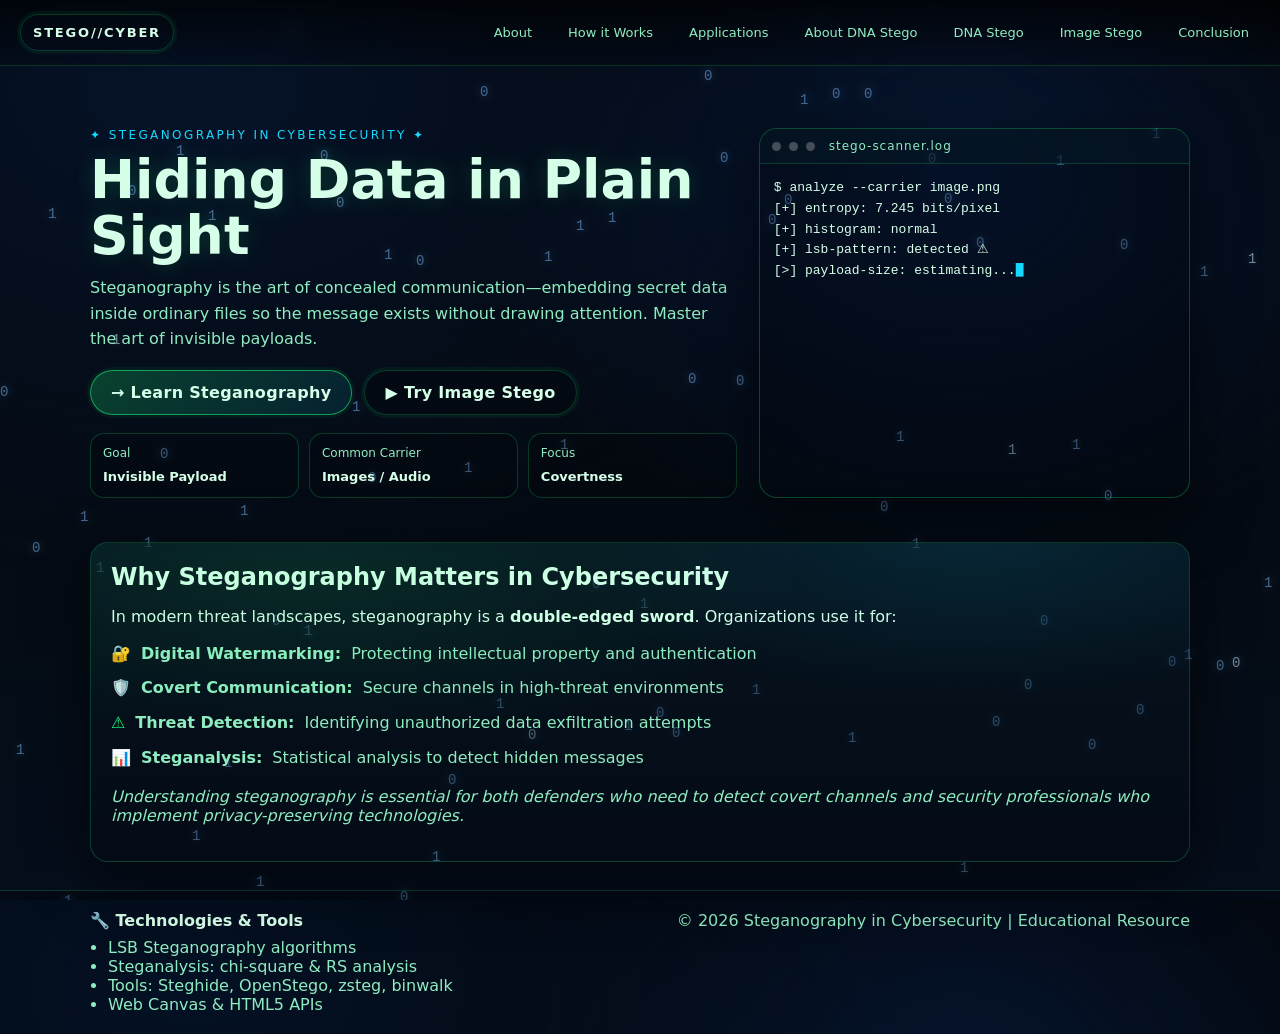
<file: index.html>
<!doctype html>
<html lang="en">
<head>
  <meta charset="utf-8" />
  <meta name="viewport" content="width=device-width,initial-scale=1" />
  <meta name="description" content="Steganography in Cybersecurity: Hidden Data Communication. Learn LSB encoding, steganalysis, and covert channels." />
  <meta name="theme-color" content="#05070b" />
  <title>Steganography in Cybersecurity </title>
  <link rel="stylesheet" href="styles.css" />
</head>
<body>
  <canvas id="bg" aria-hidden="true"></canvas>

  <header class="topbar">
    <a class="brand" href="index.html">STEGO//CYBER</a>
    <nav class="nav">
      <a href="about.html">About</a>
      <a href="how.html">How it Works</a>
      <a href="applications.html">Applications</a>
      <a href="about-dna.html">About DNA Stego</a>
      <a href="dna.html">DNA Stego</a>
      <a href="demo.html">Image Stego</a>
      <a href="conclusion.html">Conclusion</a>
    </nav>
  </header>

  <main class="container">
    <!-- HOME HERO -->
    <section class="hero">
      <div class="hero__copy">
        <p class="kicker">✦ Steganography in Cybersecurity ✦</p>
        <h1>Hiding Data in Plain Sight</h1>
        <p class="lead">
          Steganography is the art of concealed communication—embedding secret data inside ordinary files
          so the message exists without drawing attention. Master the art of invisible payloads.
        </p>
        <div class="hero__cta">
          <a class="btn btn--primary" href="about.html">→ Learn Steganography</a>
          <a class="btn btn--ghost" href="demo.html">▶ Try Image Stego</a>
        </div>
        <div class="hero__stats">
          <div class="stat"><span class="stat__label">Goal</span><span class="stat__value">Invisible Payload</span></div>
          <div class="stat"><span class="stat__label">Common Carrier</span><span class="stat__value">Images / Audio</span></div>
          <div class="stat"><span class="stat__label">Focus</span><span class="stat__value">Covertness</span></div>
        </div>
      </div>
      <div class="hero__panel">
        <div class="terminalCard">
          <div class="terminalCard__bar">
            <span class="dot"></span><span class="dot"></span><span class="dot"></span>
            <span class="terminalCard__title">stego-scanner.log</span>
          </div>
          <pre class="terminalCard__body"
>$ analyze --carrier image.png
[+] entropy: 7.245 bits/pixel
[+] histogram: normal
[+] lsb-pattern: detected ⚠
[>] payload-size: estimating...<span class="blink">█</span>
          </pre>
        </div>
      </div>
    </section>

    <!-- KEY CONCEPTS -->
    <section class="card">
      <h2>Why Steganography Matters in Cybersecurity</h2>
      <p>
        In modern threat landscapes, steganography is a <strong>double-edged sword</strong>. Organizations use it for:
      </p>
      <ul class="bullets">
        <li><span class="icon">🔐</span> <strong>Digital Watermarking:</strong> Protecting intellectual property and authentication</li>
        <li><span class="icon">🛡️</span> <strong>Covert Communication:</strong> Secure channels in high-threat environments</li>
        <li><span class="icon">⚠️</span> <strong>Threat Detection:</strong> Identifying unauthorized data exfiltration attempts</li>
        <li><span class="icon">📊</span> <strong>Steganalysis:</strong> Statistical analysis to detect hidden messages</li>
      </ul>
      <p class="muted" style="margin-top: 16px; font-style: italic;">
        Understanding steganography is essential for both defenders who need to detect covert channels 
        and security professionals who implement privacy-preserving technologies.
      </p>
    </section>

  </main>

  <footer class="footer">
    <div class="container footer__inner">
      <div>
        <div class="footer__title">🔧 Technologies & Tools</div>
        <ul class="footer__links">
          <li>LSB Steganography algorithms</li>
          <li>Steganalysis: chi-square & RS analysis</li>
          <li>Tools: Steghide, OpenStego, zsteg, binwalk</li>
          <li>Web Canvas & HTML5 APIs</li>
        </ul>
      </div>
      <div class="footer__meta">© <span id="year"></span> Steganography in Cybersecurity | Educational Resource</div>
    </div>
  </footer>

  <script src="app.js"></script>
</body>
</html>
</file>
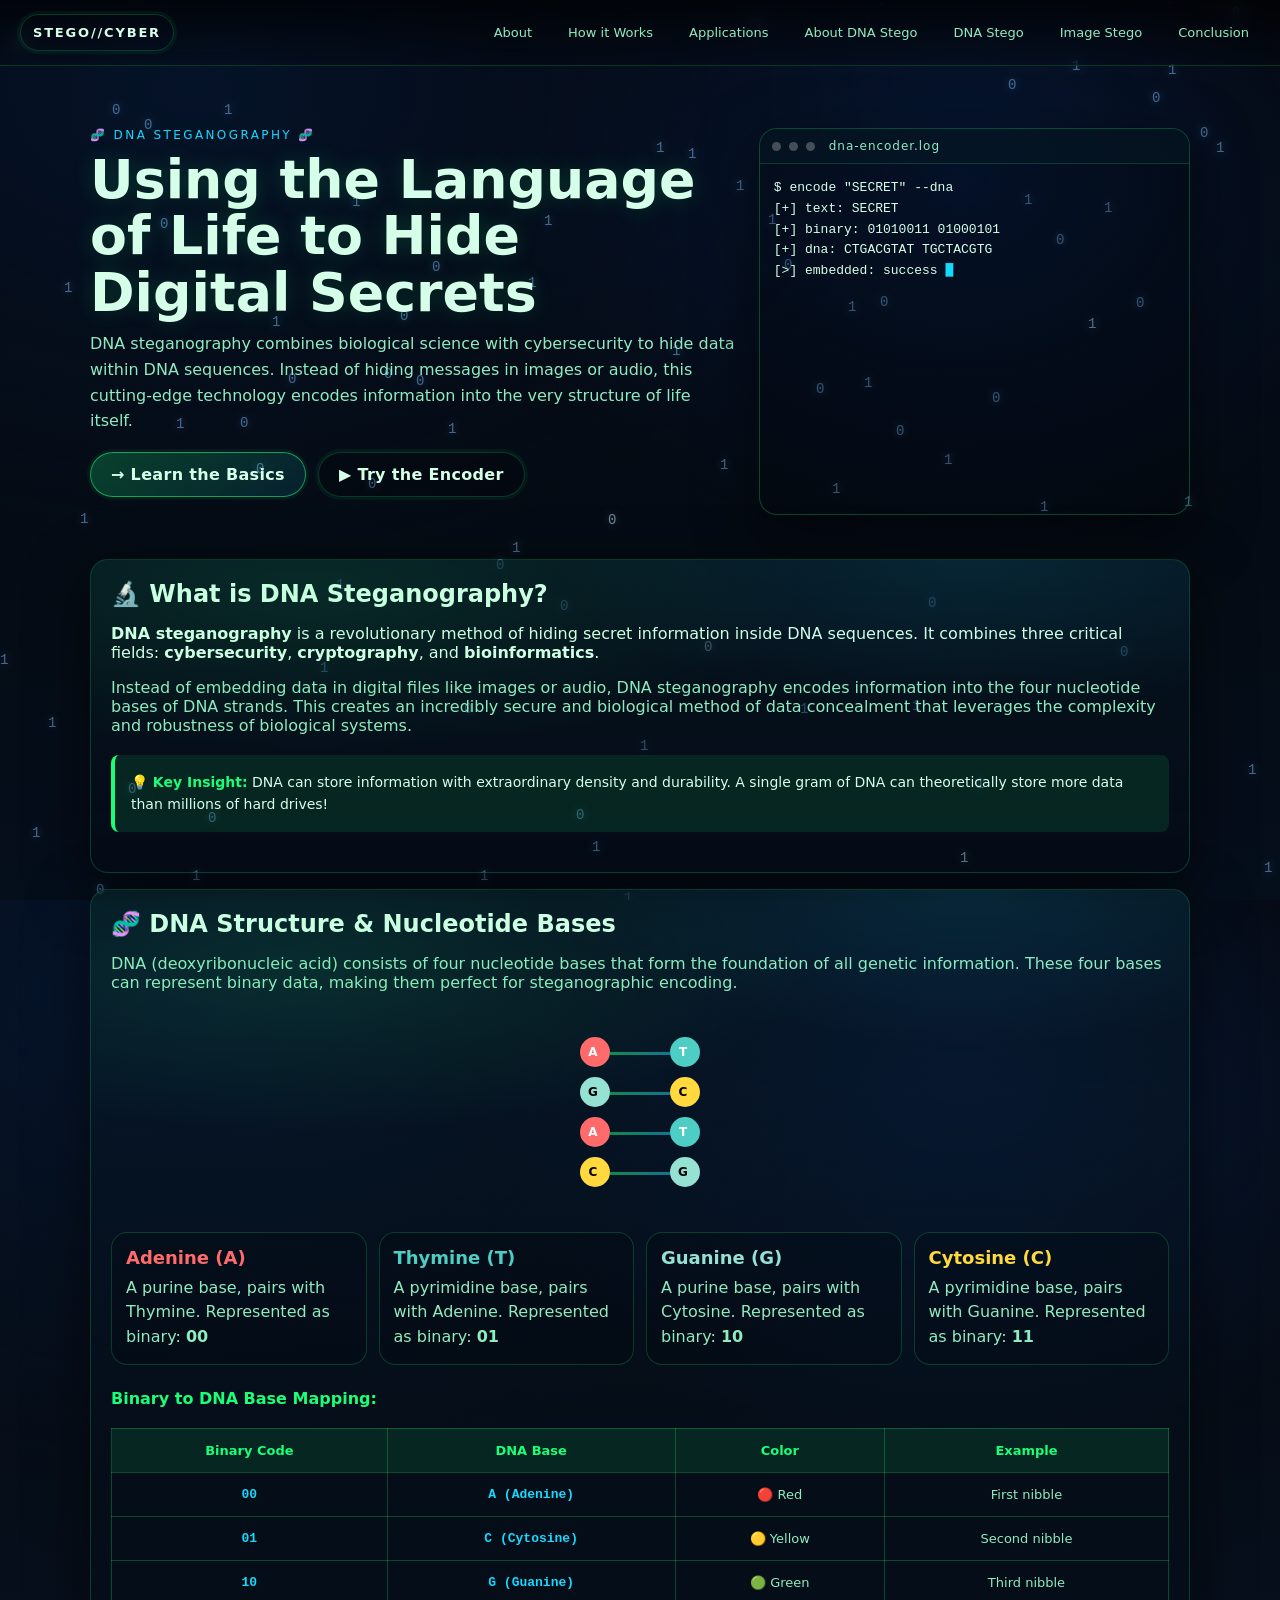
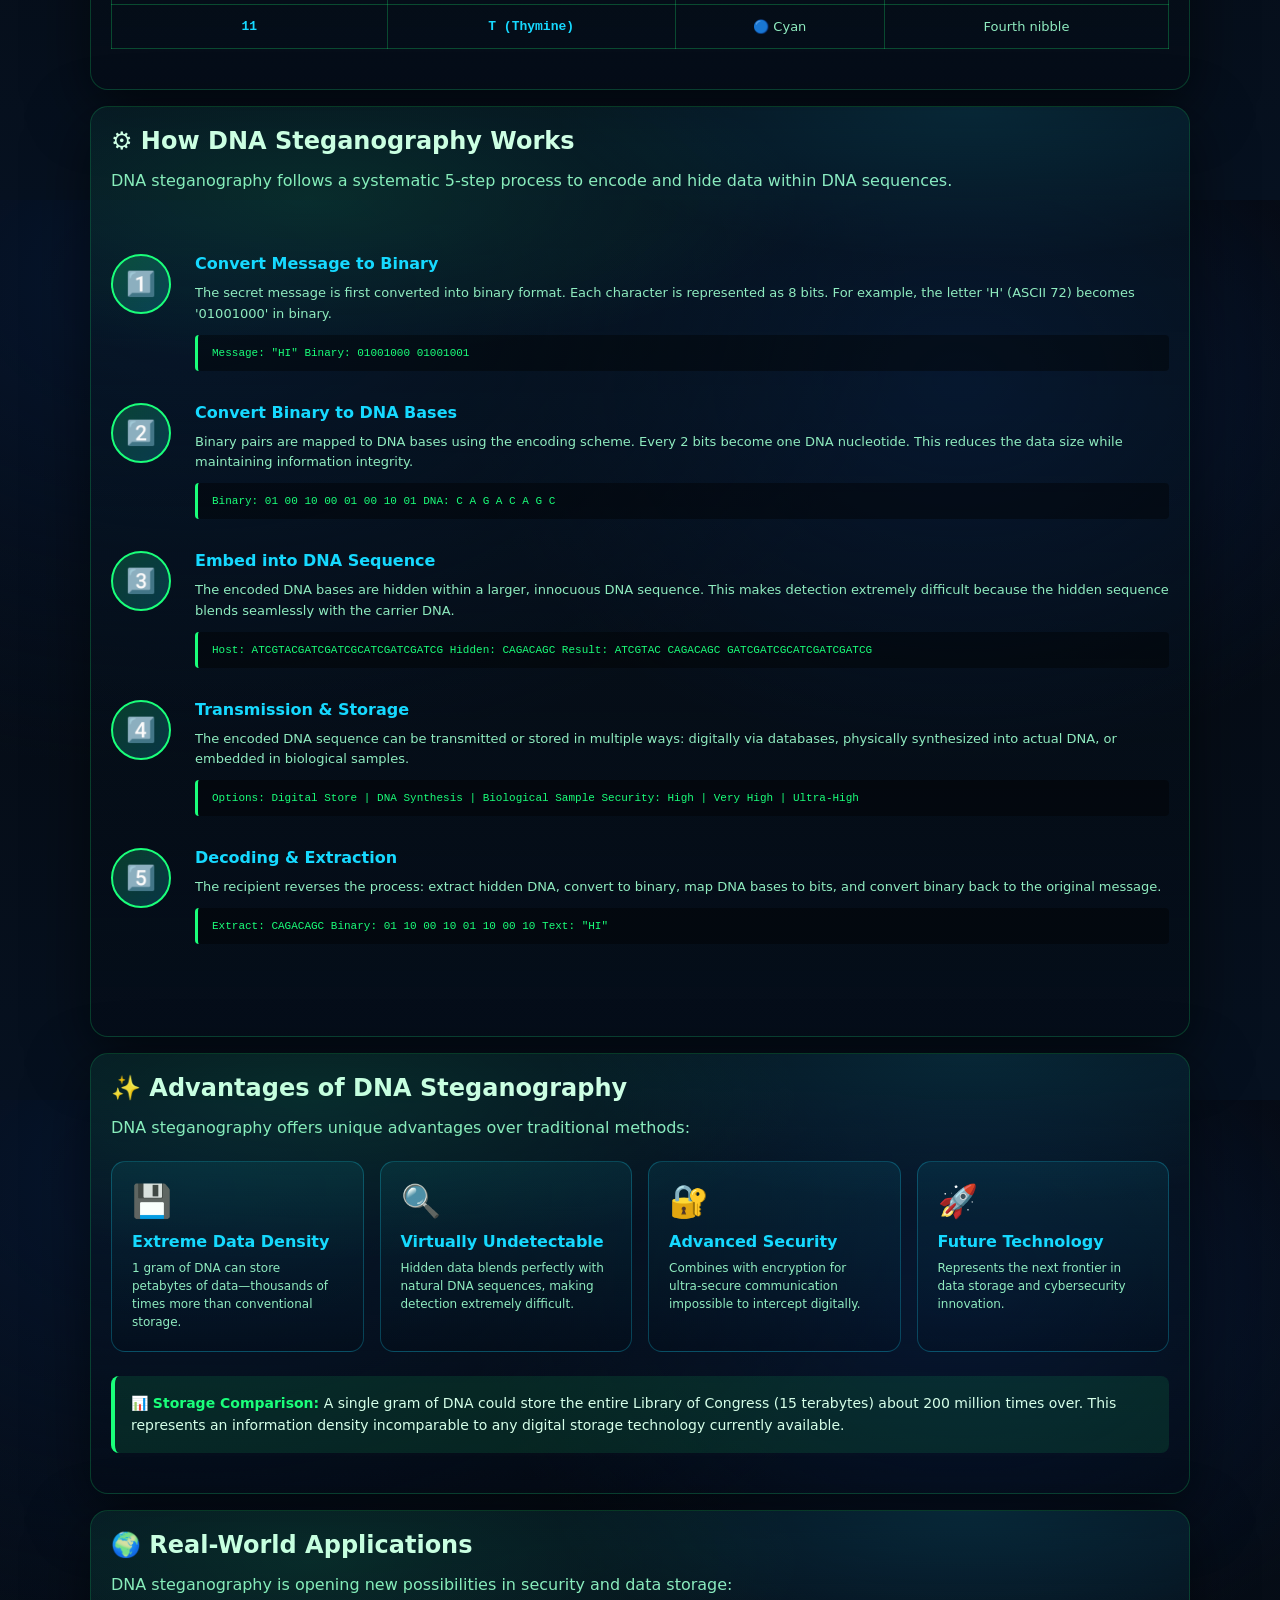
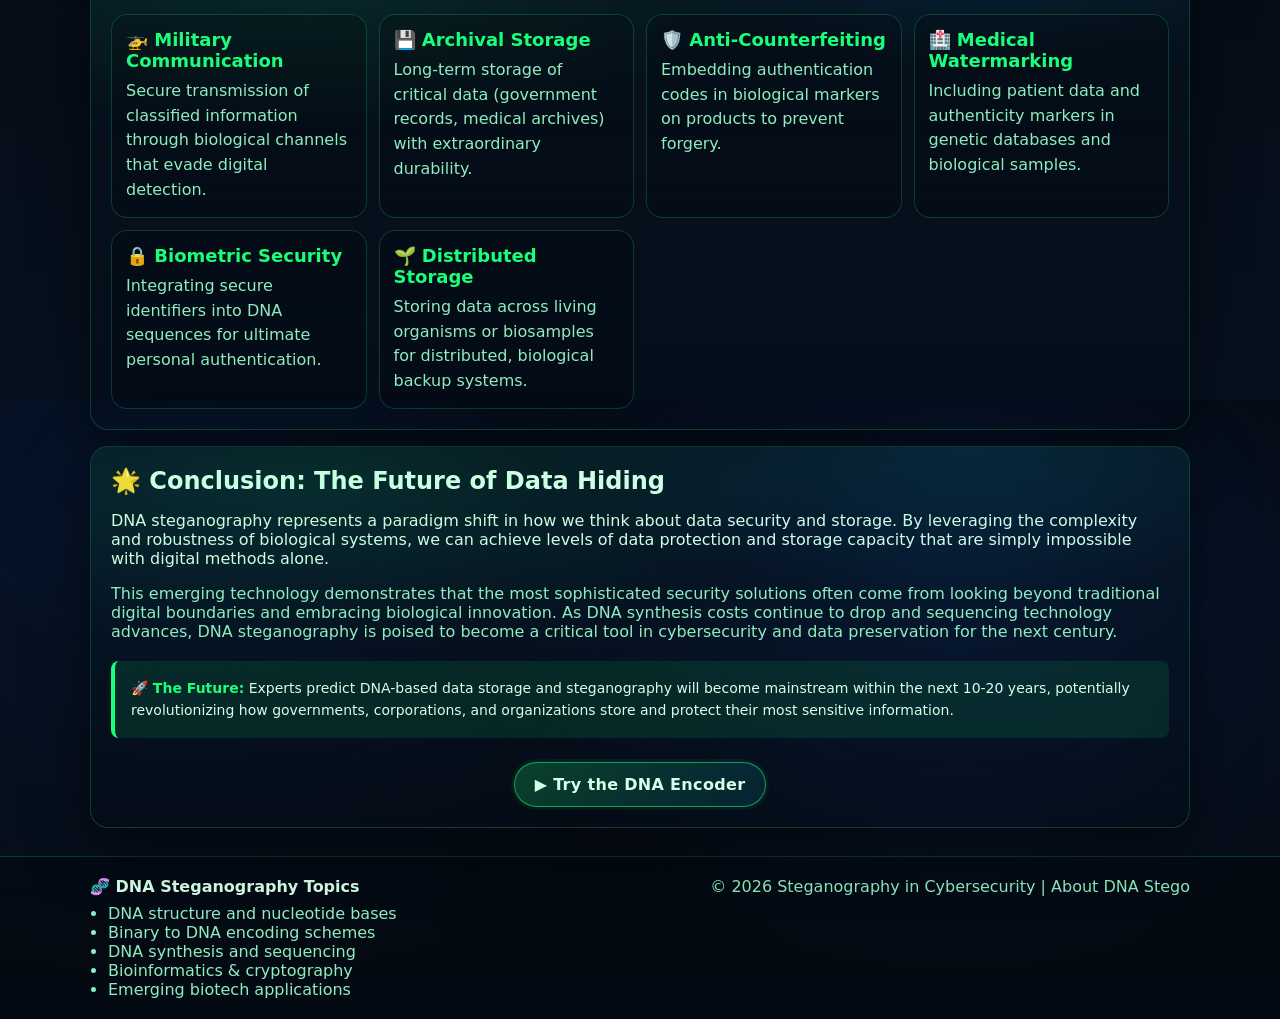
<file: about-dna.html>
<!doctype html>
<html lang="en">
<head>
  <meta charset="utf-8" />
  <meta name="viewport" content="width=device-width,initial-scale=1" />
  <meta name="description" content="About DNA Steganography – Theory, structure, how it works, and real-world applications." />
  <title>About DNA Steganography – Steganography in Cybersecurity</title>
  <link rel="stylesheet" href="styles.css" />
  <style>
    .dna-helix {
      position: relative;
      width: 100%;
      height: 200px;
      margin: 20px 0;
      perspective: 1000px;
    }

    .dna-strand {
      position: absolute;
      width: 100%;
      height: 100%;
      animation: helixRotate 8s linear infinite;
    }

    @keyframes helixRotate {
      0% { transform: rotateZ(0deg) rotateX(0deg); }
      100% { transform: rotateZ(360deg) rotateX(180deg); }
    }

    .base-pair {
      position: absolute;
      left: 50%;
      width: 120px;
      height: 40px;
      transform: translateX(-50%);
      display: flex;
      align-items: center;
      justify-content: space-between;
      font-weight: 800;
      letter-spacing: 4px;
    }

    .base {
      width: 30px;
      height: 30px;
      border-radius: 50%;
      display: flex;
      align-items: center;
      justify-content: center;
      color: #000;
      font-weight: 900;
      font-size: 12px;
    }

    .base.adenine  { background: #ff6b6b; color: #fff; }
    .base.thymine  { background: #4ecdc4; color: #fff; }
    .base.cytosine { background: #ffd93d; }
    .base.guanine  { background: #95e1d3; }

    .dna-bond {
      position: absolute;
      left: 50%;
      width: 60px;
      height: 3px;
      background: linear-gradient(90deg, rgba(26,255,122,.5), rgba(22,217,255,.5));
      transform: translateX(-50%);
      top: 50%;
    }

    .dna-table {
      width: 100%;
      border-collapse: collapse;
      margin: 20px 0;
    }

    .dna-table th,
    .dna-table td {
      padding: 14px;
      text-align: center;
      border: 1px solid rgba(26,255,122,.25);
      font-size: 13px;
    }

    .dna-table th {
      background: rgba(26,255,122,.1);
      color: var(--neon);
      font-weight: 700;
    }

    .dna-table td {
      color: var(--muted);
    }

    .dna-table .base-example {
      font-family: monospace;
      font-weight: 600;
      color: var(--neon2);
    }

    .step-timeline {
      position: relative;
      padding: 40px 0;
    }

    .timeline-item {
      display: grid;
      grid-template-columns: auto 1fr;
      gap: 24px;
      margin-bottom: 32px;
      align-items: start;
    }

    .timeline-marker {
      position: relative;
      width: 60px;
      height: 60px;
      background: linear-gradient(135deg, rgba(26,255,122,.2), rgba(22,217,255,.2));
      border: 2px solid var(--neon);
      border-radius: 50%;
      display: flex;
      align-items: center;
      justify-content: center;
      font-weight: 800;
      font-size: 24px;
      color: var(--neon);
      flex-shrink: 0;
      animation: pulse 2s infinite;
    }

    .timeline-marker:nth-child(2) { animation-delay: 0.2s; }

    .timeline-content h4 {
      margin: 0 0 10px;
      color: var(--neon2);
      font-size: 16px;
    }

    .timeline-content p {
      margin: 0;
      color: var(--muted);
      line-height: 1.6;
      font-size: 13px;
    }

    .timeline-content .example-code {
      background: rgba(0,0,0,.4);
      border-left: 3px solid var(--neon);
      padding: 12px 14px;
      margin-top: 10px;
      font-family: monospace;
      font-size: 11px;
      color: var(--neon);
      border-radius: 4px;
      overflow: auto;
    }

    .advantages-grid {
      display: grid;
      grid-template-columns: repeat(auto-fit, minmax(250px, 1fr));
      gap: 16px;
      margin: 20px 0;
    }

    .advantage-card {
      background: linear-gradient(180deg, rgba(22,217,255,.08), rgba(0,0,0,.1));
      border: 1px solid rgba(22,217,255,.25);
      border-radius: 14px;
      padding: 20px;
      transition: var(--transition);
      animation: slideInUp 0.6s ease-out;
    }

    .advantage-card:nth-child(2) { animation-delay: 0.1s; }
    .advantage-card:nth-child(3) { animation-delay: 0.2s; }
    .advantage-card:nth-child(4) { animation-delay: 0.3s; }

    .advantage-card:hover {
      transform: translateY(-5px);
      border-color: rgba(22,217,255,.6);
      box-shadow: 0 10px 30px rgba(22,217,255,.1);
    }

    .advantage-card .icon { font-size: 32px; margin-bottom: 12px; }
    .advantage-card h4    { margin: 0 0 8px; color: var(--neon2); }
    .advantage-card p     { margin: 0; color: var(--muted); font-size: 12px; line-height: 1.5; }

    .fact-box {
      background: rgba(26,255,122,.1);
      border-left: 4px solid var(--neon);
      border-radius: 8px;
      padding: 16px;
      margin: 20px 0;
      color: var(--text);
      font-size: 14px;
      line-height: 1.6;
    }

    .fact-box strong { color: var(--neon); }

    @keyframes pulse {
      0%, 100% { box-shadow: 0 0 0 0 rgba(26,255,122,.4); }
      50%       { box-shadow: 0 0 0 10px rgba(26,255,122,0); }
    }

    @media (max-width: 900px) {
      .timeline-item { grid-template-columns: 1fr; }
      .timeline-marker { width: 50px; height: 50px; font-size: 20px; }
    }

    @media (max-width: 760px) {
      .dna-table { display: block; overflow-x: auto; white-space: nowrap; }
    }
  </style>
</head>
<body>
  <canvas id="bg" aria-hidden="true"></canvas>

  <header class="topbar">
    <a class="brand" href="index.html">STEGO//CYBER</a>
    <nav class="nav">
      <a href="about.html">About</a>
      <a href="how.html">How it Works</a>
      <a href="applications.html">Applications</a>
      <a href="about-dna.html">About DNA Stego</a>
      <a href="dna.html">DNA Stego</a>
      <a href="demo.html">Image Stego</a>
      <a href="conclusion.html">Conclusion</a>
    </nav>
  </header>

  <main class="container">

    <!-- HERO SECTION -->
    <section class="hero">
      <div class="hero__copy">
        <p class="kicker">🧬 DNA Steganography 🧬</p>
        <h1>Using the Language of Life to Hide Digital Secrets</h1>
        <p class="lead">
          DNA steganography combines biological science with cybersecurity to hide data within DNA sequences. 
          Instead of hiding messages in images or audio, this cutting-edge technology encodes information 
          into the very structure of life itself.
        </p>
        <div class="hero__cta">
          <a class="btn btn--primary" href="#basics">→ Learn the Basics</a>
          <a class="btn btn--ghost" href="dna.html">▶ Try the Encoder</a>
        </div>
      </div>
      <div class="hero__panel">
        <div class="terminalCard">
          <div class="terminalCard__bar">
            <span class="dot"></span><span class="dot"></span><span class="dot"></span>
            <span class="terminalCard__title">dna-encoder.log</span>
          </div>
          <pre class="terminalCard__body">$ encode "SECRET" --dna
[+] text: SECRET
[+] binary: 01010011 01000101
[+] dna: CTGACGTAT TGCTACGTG
[>] embedded: success <span class="blink">█</span>
          </pre>
        </div>
      </div>
    </section>

    <!-- INTRODUCTION CARD -->
    <section class="card">
      <h2>🔬 What is DNA Steganography?</h2>
      <p>
        <b>DNA steganography</b> is a revolutionary method of hiding secret information inside DNA sequences. 
        It combines three critical fields: <b>cybersecurity</b>, <b>cryptography</b>, and <b>bioinformatics</b>.
      </p>
      <p class="muted">
        Instead of embedding data in digital files like images or audio, DNA steganography encodes information 
        into the four nucleotide bases of DNA strands. This creates an incredibly secure and biological 
        method of data concealment that leverages the complexity and robustness of biological systems.
      </p>
      
      <div class="fact-box">
        <strong>💡 Key Insight:</strong> DNA can store information with extraordinary density and durability. 
        A single gram of DNA can theoretically store more data than millions of hard drives!
      </div>
    </section>

    <!-- DNA BASICS SECTION -->
    <section class="card" id="basics">
      <h2>🧬 DNA Structure &amp; Nucleotide Bases</h2>
      <p class="muted">
        DNA (deoxyribonucleic acid) consists of four nucleotide bases that form the foundation of all genetic information. 
        These four bases can represent binary data, making them perfect for steganographic encoding.
      </p>

      <!-- DNA Helix Animation -->
      <div class="dna-helix">
        <div class="dna-strand">
          <div class="base-pair" style="top: 10%;">
            <div class="base adenine">A</div>
            <div class="dna-bond"></div>
            <div class="base thymine">T</div>
          </div>
          <div class="base-pair" style="top: 30%;">
            <div class="base guanine">G</div>
            <div class="dna-bond"></div>
            <div class="base cytosine">C</div>
          </div>
          <div class="base-pair" style="top: 50%;">
            <div class="base adenine">A</div>
            <div class="dna-bond"></div>
            <div class="base thymine">T</div>
          </div>
          <div class="base-pair" style="top: 70%;">
            <div class="base cytosine">C</div>
            <div class="dna-bond"></div>
            <div class="base guanine">G</div>
          </div>
        </div>
      </div>

      <!-- DNA Bases Explanation -->
      <div class="cards4">
        <article class="mini">
          <h3 style="color: #ff6b6b;">Adenine (A)</h3>
          <p>A purine base, pairs with Thymine. Represented as binary: <b>00</b></p>
        </article>
        <article class="mini">
          <h3 style="color: #4ecdc4;">Thymine (T)</h3>
          <p>A pyrimidine base, pairs with Adenine. Represented as binary: <b>01</b></p>
        </article>
        <article class="mini">
          <h3 style="color: #95e1d3;">Guanine (G)</h3>
          <p>A purine base, pairs with Cytosine. Represented as binary: <b>10</b></p>
        </article>
        <article class="mini">
          <h3 style="color: #ffd93d;">Cytosine (C)</h3>
          <p>A pyrimidine base, pairs with Guanine. Represented as binary: <b>11</b></p>
        </article>
      </div>

      <!-- Binary Mapping Table -->
      <p style="margin-top: 24px; font-weight: 600; color: var(--neon);">Binary to DNA Base Mapping:</p>
      <table class="dna-table">
        <thead>
          <tr>
            <th>Binary Code</th>
            <th>DNA Base</th>
            <th>Color</th>
            <th>Example</th>
          </tr>
        </thead>
        <tbody>
          <tr>
            <td class="base-example">00</td>
            <td class="base-example">A (Adenine)</td>
            <td>🔴 Red</td>
            <td>First nibble</td>
          </tr>
          <tr>
            <td class="base-example">01</td>
            <td class="base-example">C (Cytosine)</td>
            <td>🟡 Yellow</td>
            <td>Second nibble</td>
          </tr>
          <tr>
            <td class="base-example">10</td>
            <td class="base-example">G (Guanine)</td>
            <td>🟢 Green</td>
            <td>Third nibble</td>
          </tr>
          <tr>
            <td class="base-example">11</td>
            <td class="base-example">T (Thymine)</td>
            <td>🔵 Cyan</td>
            <td>Fourth nibble</td>
          </tr>
        </tbody>
      </table>
    </section>

    <!-- HOW IT WORKS SECTION -->
    <section class="card">
      <h2>⚙️ How DNA Steganography Works</h2>
      <p class="muted" style="margin-bottom: 24px;">
        DNA steganography follows a systematic 5-step process to encode and hide data within DNA sequences.
      </p>

      <div class="step-timeline">
        <!-- Step 1 -->
        <div class="timeline-item">
          <div class="timeline-marker">1️⃣</div>
          <div class="timeline-content">
            <h4>Convert Message to Binary</h4>
            <p>
              The secret message is first converted into binary format. Each character is represented as 8 bits.
              For example, the letter 'H' (ASCII 72) becomes '01001000' in binary.
            </p>
            <div class="example-code">
Message: "HI"
Binary:  01001000 01001001
            </div>
          </div>
        </div>

        <!-- Step 2 -->
        <div class="timeline-item">
          <div class="timeline-marker">2️⃣</div>
          <div class="timeline-content">
            <h4>Convert Binary to DNA Bases</h4>
            <p>
              Binary pairs are mapped to DNA bases using the encoding scheme. Every 2 bits become one DNA nucleotide.
              This reduces the data size while maintaining information integrity.
            </p>
            <div class="example-code">
Binary: 01 00 10 00 01 00 10 01
DNA:    C  A  G  A  C  A  G  C
            </div>
          </div>
        </div>

        <!-- Step 3 -->
        <div class="timeline-item">
          <div class="timeline-marker">3️⃣</div>
          <div class="timeline-content">
            <h4>Embed into DNA Sequence</h4>
            <p>
              The encoded DNA bases are hidden within a larger, innocuous DNA sequence. This makes detection 
              extremely difficult because the hidden sequence blends seamlessly with the carrier DNA.
            </p>
            <div class="example-code">
Host:    ATCGTACGATCGATCGCATCGATCGATCG
Hidden:  CAGACAGC
Result:  ATCGTAC CAGACAGC GATCGATCGCATCGATCGATCG
            </div>
          </div>
        </div>

        <!-- Step 4 -->
        <div class="timeline-item">
          <div class="timeline-marker">4️⃣</div>
          <div class="timeline-content">
            <h4>Transmission &amp; Storage</h4>
            <p>
              The encoded DNA sequence can be transmitted or stored in multiple ways: digitally via databases, 
              physically synthesized into actual DNA, or embedded in biological samples.
            </p>
            <div class="example-code">
Options: Digital Store | DNA Synthesis | Biological Sample
Security: High | Very High | Ultra-High
            </div>
          </div>
        </div>

        <!-- Step 5 -->
        <div class="timeline-item">
          <div class="timeline-marker">5️⃣</div>
          <div class="timeline-content">
            <h4>Decoding &amp; Extraction</h4>
            <p>
              The recipient reverses the process: extract hidden DNA, convert to binary, map DNA bases to bits, 
              and convert binary back to the original message.
            </p>
            <div class="example-code">
Extract: CAGACAGC
Binary:  01 10 00 10 01 10 00 10
Text:    "HI"
            </div>
          </div>
        </div>
      </div>
    </section>

    <!-- ADVANTAGES SECTION -->
    <section class="card">
      <h2>✨ Advantages of DNA Steganography</h2>
      <p class="muted" style="margin-bottom: 24px;">DNA steganography offers unique advantages over traditional methods:</p>

      <div class="advantages-grid">
        <div class="advantage-card">
          <div class="icon">💾</div>
          <h4>Extreme Data Density</h4>
          <p>1 gram of DNA can store petabytes of data—thousands of times more than conventional storage.</p>
        </div>
        <div class="advantage-card">
          <div class="icon">🔍</div>
          <h4>Virtually Undetectable</h4>
          <p>Hidden data blends perfectly with natural DNA sequences, making detection extremely difficult.</p>
        </div>
        <div class="advantage-card">
          <div class="icon">🔐</div>
          <h4>Advanced Security</h4>
          <p>Combines with encryption for ultra-secure communication impossible to intercept digitally.</p>
        </div>
        <div class="advantage-card">
          <div class="icon">🚀</div>
          <h4>Future Technology</h4>
          <p>Represents the next frontier in data storage and cybersecurity innovation.</p>
        </div>
      </div>

      <div class="fact-box" style="margin-top: 24px;">
        <strong>📊 Storage Comparison:</strong> A single gram of DNA could store the entire Library of Congress 
        (15 terabytes) about 200 million times over. This represents an information density incomparable to any 
        digital storage technology currently available.
      </div>
    </section>

    <!-- APPLICATIONS SECTION -->
    <section class="card">
      <h2>🌍 Real-World Applications</h2>
      <p class="muted" style="margin-bottom: 20px;">DNA steganography is opening new possibilities in security and data storage:</p>

      <div class="cards4">
        <article class="mini">
          <h3>🚁 Military Communication</h3>
          <p>Secure transmission of classified information through biological channels that evade digital detection.</p>
        </article>
        <article class="mini">
          <h3>💾 Archival Storage</h3>
          <p>Long-term storage of critical data (government records, medical archives) with extraordinary durability.</p>
        </article>
        <article class="mini">
          <h3>🛡️ Anti-Counterfeiting</h3>
          <p>Embedding authentication codes in biological markers on products to prevent forgery.</p>
        </article>
        <article class="mini">
          <h3>🏥 Medical Watermarking</h3>
          <p>Including patient data and authenticity markers in genetic databases and biological samples.</p>
        </article>
        <article class="mini">
          <h3>🔒 Biometric Security</h3>
          <p>Integrating secure identifiers into DNA sequences for ultimate personal authentication.</p>
        </article>
        <article class="mini">
          <h3>🌱 Distributed Storage</h3>
          <p>Storing data across living organisms or biosamples for distributed, biological backup systems.</p>
        </article>
      </div>
    </section>

    <!-- CONCLUSION SECTION -->
    <section class="card">
      <h2>🌟 Conclusion: The Future of Data Hiding</h2>
      <p>
        DNA steganography represents a paradigm shift in how we think about data security and storage. 
        By leveraging the complexity and robustness of biological systems, we can achieve levels of 
        data protection and storage capacity that are simply impossible with digital methods alone.
      </p>
      <p class="muted">
        This emerging technology demonstrates that the most sophisticated security solutions often come from 
        looking beyond traditional digital boundaries and embracing biological innovation. As DNA synthesis 
        costs continue to drop and sequencing technology advances, DNA steganography is poised to become a 
        critical tool in cybersecurity and data preservation for the next century.
      </p>

      <div class="fact-box">
        <strong>🚀 The Future:</strong> Experts predict DNA-based data storage and steganography will become 
        mainstream within the next 10-20 years, potentially revolutionizing how governments, corporations, 
        and organizations store and protect their most sensitive information.
      </div>

      <div style="margin-top: 24px; text-align: center;">
        <a class="btn btn--primary" href="dna.html">▶ Try the DNA Encoder</a>
      </div>
    </section>

  </main>

  <footer class="footer">
    <div class="container footer__inner">
      <div>
        <div class="footer__title">🧬 DNA Steganography Topics</div>
        <ul class="footer__links">
          <li>DNA structure and nucleotide bases</li>
          <li>Binary to DNA encoding schemes</li>
          <li>DNA synthesis and sequencing</li>
          <li>Bioinformatics &amp; cryptography</li>
          <li>Emerging biotech applications</li>
        </ul>
      </div>
      <div class="footer__meta">© <span id="year"></span> Steganography in Cybersecurity | About DNA Stego</div>
    </div>
  </footer>

  <script src="app.js"></script>
  <script>
    document.getElementById('year').textContent = new Date().getFullYear();
  </script>
</body>
</html>
</file>
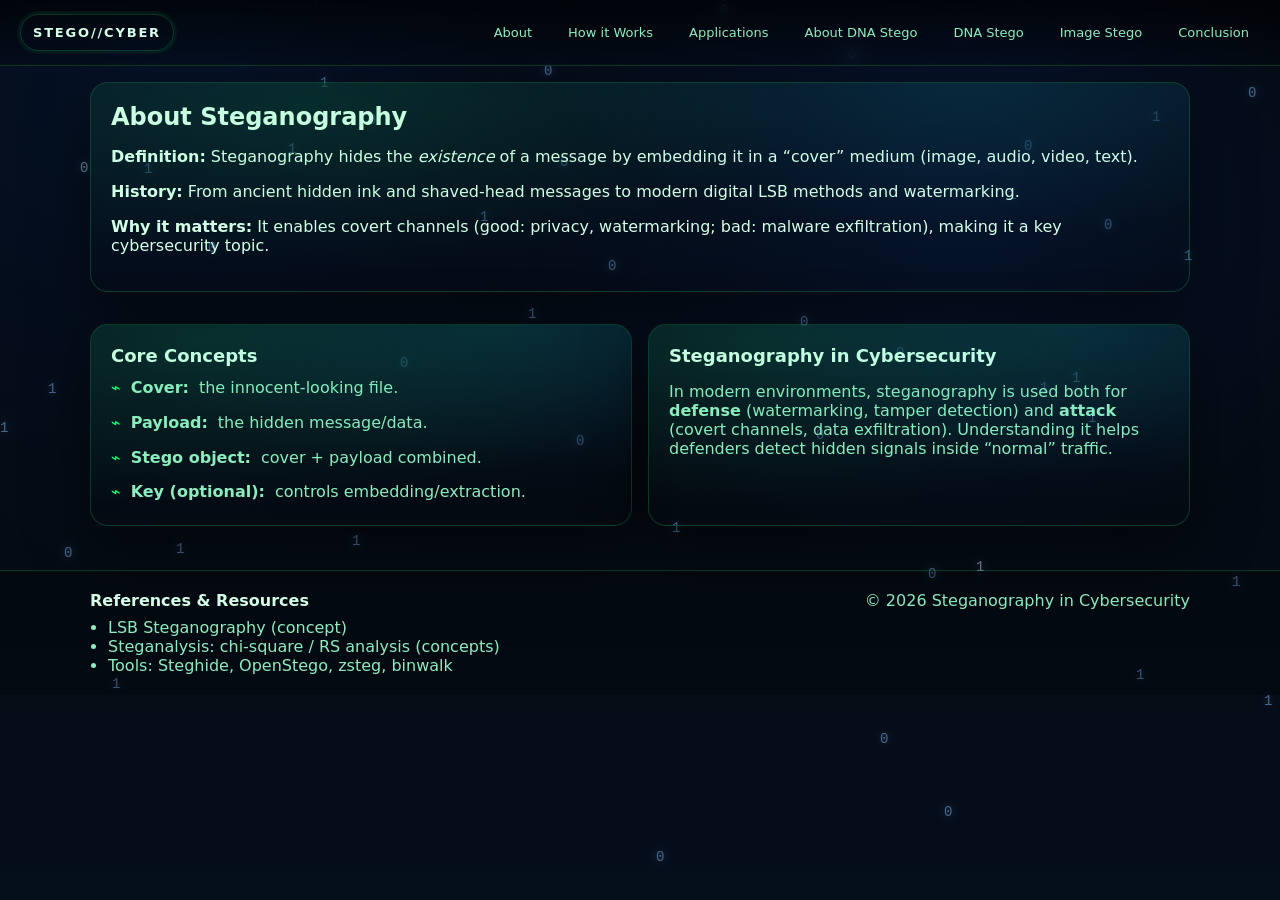
<file: about.html>
<!doctype html>
<html lang="en">
<head>
  <meta charset="utf-8" />
  <meta name="viewport" content="width=device-width,initial-scale=1" />
  <title>About Steganography – Steganography in Cybersecurity</title>
  <link rel="stylesheet" href="styles.css" />
</head>
<body>
  <canvas id="bg" aria-hidden="true"></canvas>

  <header class="topbar">
    <a class="brand" href="index.html">STEGO//CYBER</a>
    <nav class="nav">
      <a href="about.html">About</a>
      <a href="how.html">How it Works</a>
      <a href="applications.html">Applications</a>
      <a href="about-dna.html">About DNA Stego</a>
      <a href="dna.html">DNA Stego</a>
      <a href="demo.html">Image Stego</a>
      <a href="conclusion.html">Conclusion</a>
    </nav>
  </header>

  <main class="container">
    <section class="card">
      <h2>About Steganography</h2>
      <p><b>Definition:</b> Steganography hides the <i>existence</i> of a message by embedding it in a “cover” medium (image, audio, video, text).</p>
      <p><b>History:</b> From ancient hidden ink and shaved-head messages to modern digital LSB methods and watermarking.</p>
      <p><b>Why it matters:</b> It enables covert channels (good: privacy, watermarking; bad: malware exfiltration), making it a key cybersecurity topic.</p>
    </section>

    <section class="grid2">
      <div class="card">
        <h3>Core Concepts</h3>
        <ul class="bullets">
          <li><span class="icon">⌁</span><b>Cover:</b> the innocent-looking file.</li>
          <li><span class="icon">⌁</span><b>Payload:</b> the hidden message/data.</li>
          <li><span class="icon">⌁</span><b>Stego object:</b> cover + payload combined.</li>
          <li><span class="icon">⌁</span><b>Key (optional):</b> controls embedding/extraction.</li>
        </ul>
      </div>
      <div class="card">
        <h3>Steganography in Cybersecurity</h3>
        <p class="muted">
          In modern environments, steganography is used both for <b>defense</b> (watermarking, tamper detection)
          and <b>attack</b> (covert channels, data exfiltration). Understanding it helps defenders detect hidden
          signals inside “normal” traffic.
        </p>
      </div>
    </section>
  </main>

  <footer class="footer">
    <div class="container footer__inner">
      <div>
        <div class="footer__title">References & Resources</div>
        <ul class="footer__links">
          <li>LSB Steganography (concept)</li>
          <li>Steganalysis: chi-square / RS analysis (concepts)</li>
          <li>Tools: Steghide, OpenStego, zsteg, binwalk</li>
        </ul>
      </div>
      <div class="footer__meta">© <span id="year"></span> Steganography in Cybersecurity</div>
    </div>
  </footer>

  <script src="app.js"></script>
</body>
</html>
</file>
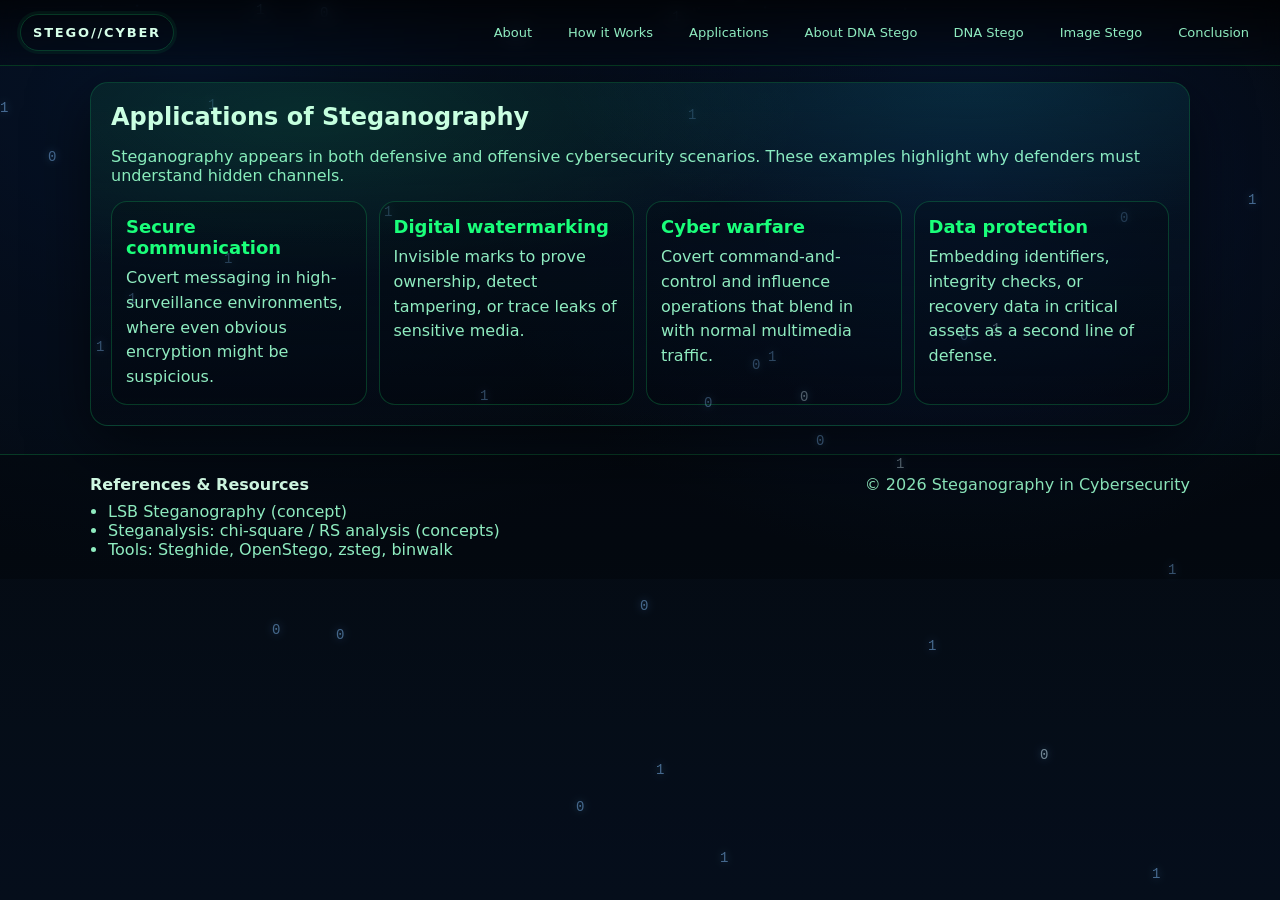
<file: applications.html>
<!doctype html>
<html lang="en">
<head>
  <meta charset="utf-8" />
  <meta name="viewport" content="width=device-width,initial-scale=1" />
  <title>Applications of Steganography – Steganography in Cybersecurity</title>
  <link rel="stylesheet" href="styles.css" />
</head>
<body>
  <canvas id="bg" aria-hidden="true"></canvas>

  <header class="topbar">
    <a class="brand" href="index.html">STEGO//CYBER</a>
    <nav class="nav">
      <a href="about.html">About</a>
      <a href="how.html">How it Works</a>
      <a href="applications.html">Applications</a>
      <a href="about-dna.html">About DNA Stego</a>
      <a href="dna.html">DNA Stego</a>
      <a href="demo.html">Image Stego</a>
      <a href="conclusion.html">Conclusion</a>
    </nav>
  </header>

  <main class="container">
    <section class="card">
      <h2>Applications of Steganography</h2>
      <p class="muted">
        Steganography appears in both defensive and offensive cybersecurity scenarios. These examples
        highlight why defenders must understand hidden channels.
      </p>
      <div class="cards4">
        <article class="mini">
          <h3>Secure communication</h3>
          <p>Covert messaging in high-surveillance environments, where even obvious encryption might be suspicious.</p>
        </article>
        <article class="mini">
          <h3>Digital watermarking</h3>
          <p>Invisible marks to prove ownership, detect tampering, or trace leaks of sensitive media.</p>
        </article>
        <article class="mini">
          <h3>Cyber warfare</h3>
          <p>Covert command-and-control and influence operations that blend in with normal multimedia traffic.</p>
        </article>
        <article class="mini">
          <h3>Data protection</h3>
          <p>Embedding identifiers, integrity checks, or recovery data in critical assets as a second line of defense.</p>
        </article>
      </div>
    </section>
  </main>

  <footer class="footer">
    <div class="container footer__inner">
      <div>
        <div class="footer__title">References & Resources</div>
        <ul class="footer__links">
          <li>LSB Steganography (concept)</li>
          <li>Steganalysis: chi-square / RS analysis (concepts)</li>
          <li>Tools: Steghide, OpenStego, zsteg, binwalk</li>
        </ul>
      </div>
      <div class="footer__meta">© <span id="year"></span> Steganography in Cybersecurity</div>
    </div>
  </footer>

  <script src="app.js"></script>
</body>
</html>
</file>
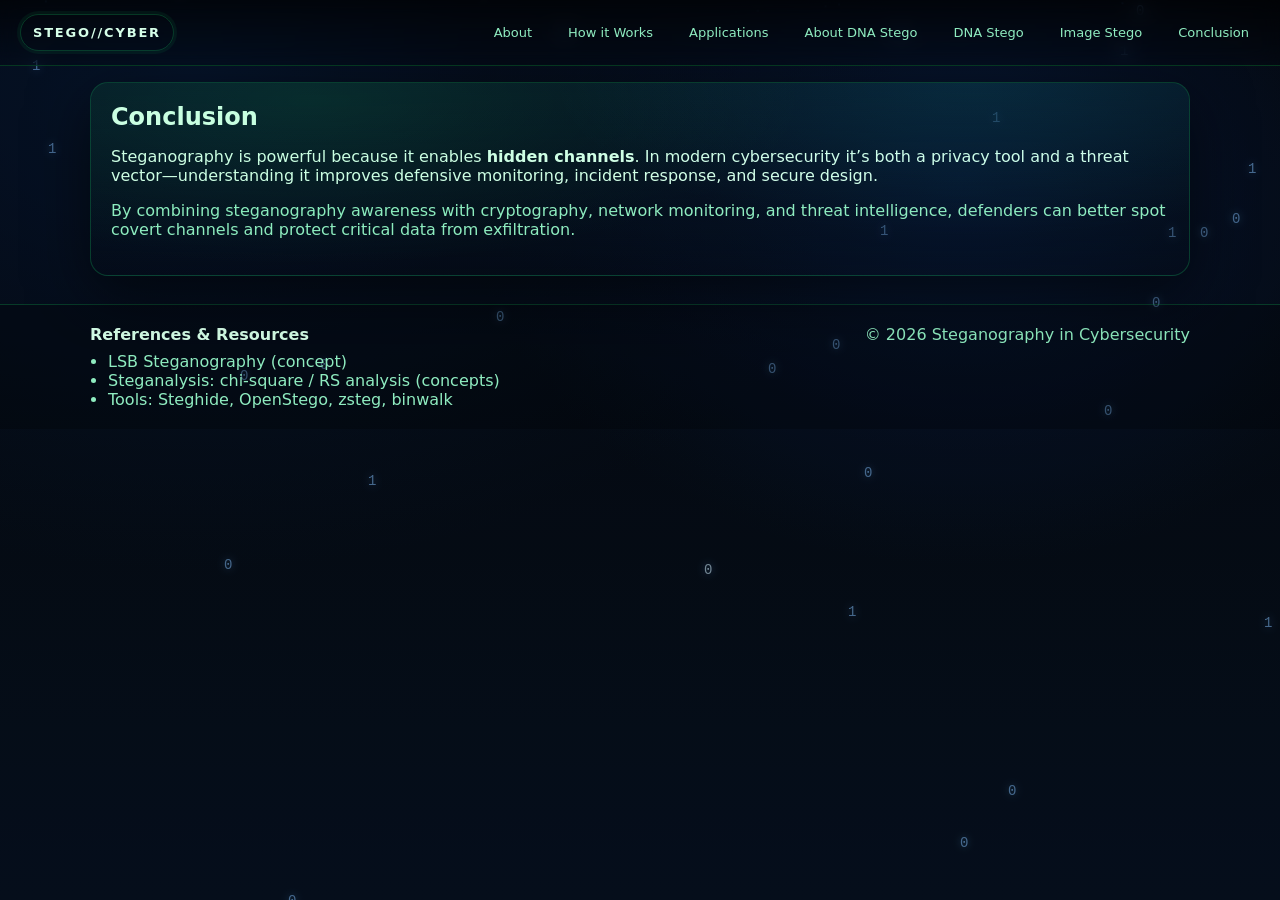
<file: conclusion.html>
<!doctype html>
<html lang="en">
<head>
  <meta charset="utf-8" />
  <meta name="viewport" content="width=device-width,initial-scale=1" />
  <title>Conclusion – Steganography in Cybersecurity</title>
  <link rel="stylesheet" href="styles.css" />
</head>
<body>
  <canvas id="bg" aria-hidden="true"></canvas>

  <header class="topbar">
    <a class="brand" href="index.html">STEGO//CYBER</a>
    <nav class="nav">
      <a href="about.html">About</a>
      <a href="how.html">How it Works</a>
      <a href="applications.html">Applications</a>
      <a href="about-dna.html">About DNA Stego</a>
      <a href="dna.html">DNA Stego</a>
      <a href="demo.html">Image Stego</a>
      <a href="conclusion.html">Conclusion</a>
    </nav>
  </header>

  <main class="container">
    <section class="card">
      <h2>Conclusion</h2>
      <p>
        Steganography is powerful because it enables <b>hidden channels</b>. In modern cybersecurity it’s both a privacy tool
        and a threat vector—understanding it improves defensive monitoring, incident response, and secure design.
      </p>
      <p class="muted">
        By combining steganography awareness with cryptography, network monitoring, and threat intelligence, defenders can
        better spot covert channels and protect critical data from exfiltration.
      </p>
    </section>
  </main>

  <footer class="footer">
    <div class="container footer__inner">
      <div>
        <div class="footer__title">References & Resources</div>
        <ul class="footer__links">
          <li>LSB Steganography (concept)</li>
          <li>Steganalysis: chi-square / RS analysis (concepts)</li>
          <li>Tools: Steghide, OpenStego, zsteg, binwalk</li>
        </ul>
      </div>
      <div class="footer__meta">© <span id="year"></span> Steganography in Cybersecurity</div>
    </div>
  </footer>

  <script src="app.js"></script>
</body>
</html>
</file>
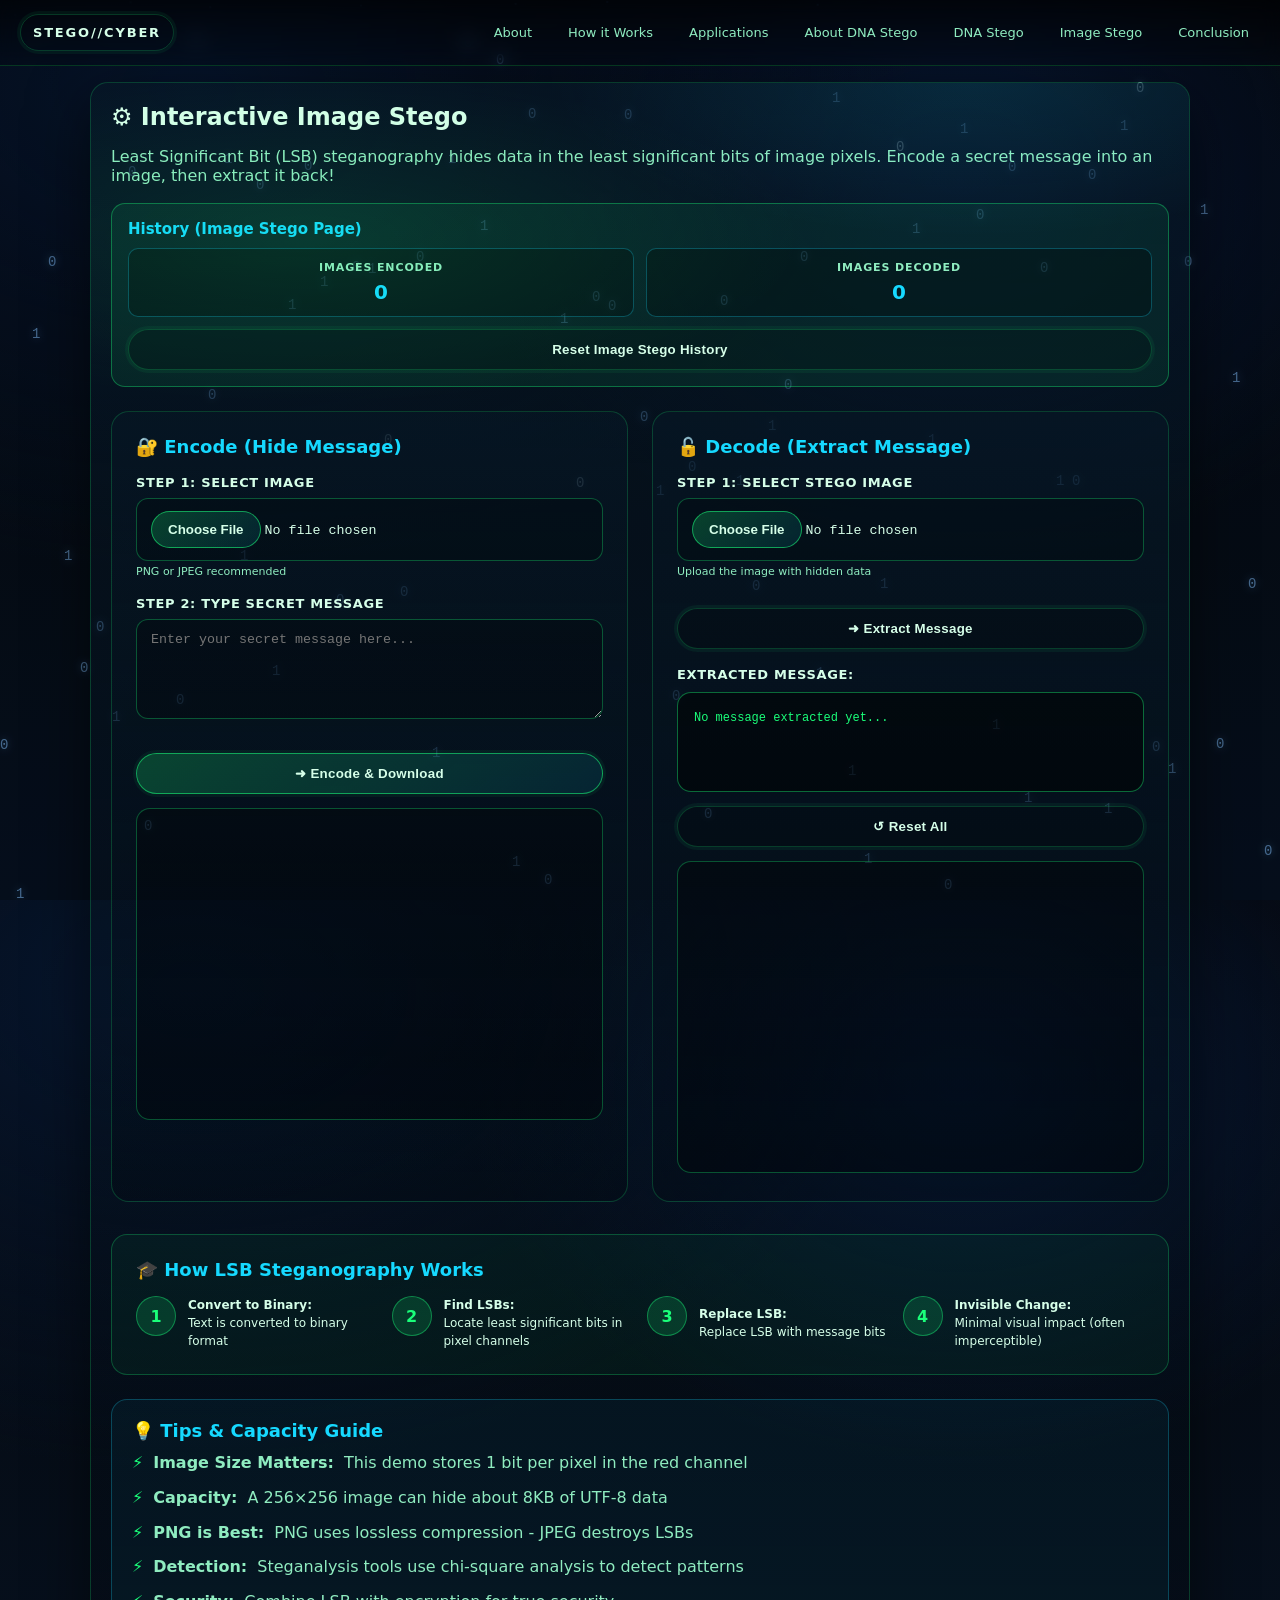
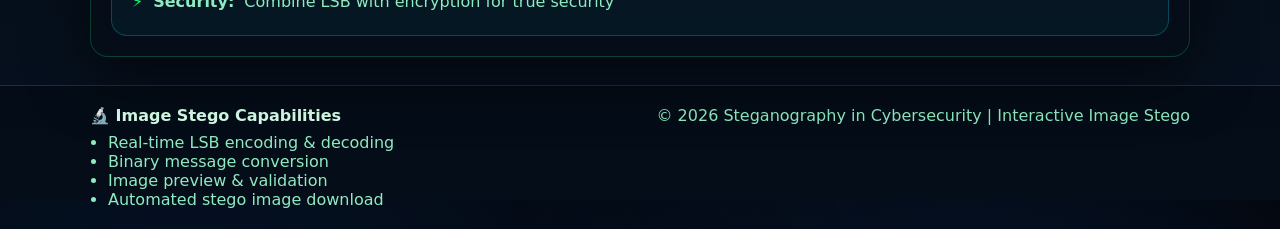
<file: demo.html>
<!DOCTYPE html>
<html lang="en">
<head>
    <meta charset="UTF-8">
    <meta name="viewport" content="width=device-width, initial-scale=1.0">
    <meta name="description" content="Interactive Image Stego - Hide and extract secret messages in images">
    <title>Image Stego - Encode & Decode</title>
    <link rel="stylesheet" href="styles.css">
    <style>
        .demo-container {
            display: grid;
            grid-template-columns: 1fr 1fr;
            gap: 24px;
            margin-top: 24px;
        }

        .section {
            background: linear-gradient(180deg, rgba(7,24,38,.62), rgba(0,0,0,.14));
            padding: 24px;
            border-radius: var(--radius);
            border: 1px solid var(--stroke);
            transition: var(--transition);
            animation: slideInUp 0.6s ease-out;
        }

        .section:nth-child(2) {
            animation-delay: 0.2s;
        }

        .section:hover {
            transform: translateY(-5px);
            border-color: rgba(26,255,122,.5);
            box-shadow: 0 30px 80px rgba(26,255,122,.1);
        }

        .section h3 {
            color: var(--neon2);
            margin-top: 0;
            margin-bottom: 18px;
            font-size: 18px;
        }

        .form-group {
            margin-bottom: 18px;
        }

        label {
            display: block;
            color: var(--text);
            margin-bottom: 8px;
            font-size: 13px;
            font-weight: 600;
            letter-spacing: 0.05em;
            text-transform: uppercase;
        }

        input[type="file"],
        textarea,
        input[type="text"] {
            width: 100%;
            padding: 12px 14px;
            background: rgba(0, 0, 0, 0.22);
            border: 1px solid rgba(26, 255, 122, 0.3);
            color: var(--text);
            border-radius: 12px;
            font-family: 'Courier New', monospace;
            box-sizing: border-box;
            transition: var(--transition);
        }

        input[type="file"]:focus,
        textarea:focus,
        input[type="text"]:focus {
            border-color: rgba(26, 255, 122, 0.6);
            box-shadow: 0 0 0 4px rgba(26,255,122,.1);
            outline: none;
        }

        textarea {
            resize: vertical;
            min-height: 100px;
        }

        input[type="file"]::file-selector-button {
            background: linear-gradient(135deg, rgba(26,255,122,.22), rgba(22,217,255,.10));
            color: var(--text);
            border: 1px solid rgba(26,255,122,.55);
            padding: 10px 16px;
            border-radius: 999px;
            cursor: pointer;
            font-weight: 700;
            transition: var(--transition);
        }

        input[type="file"]::file-selector-button:hover {
            background: linear-gradient(135deg, rgba(26,255,122,.35), rgba(22,217,255,.2));
            box-shadow: 0 0 20px rgba(26,255,122,.2);
        }

        .output-box {
            background: rgba(0, 0, 0, 0.5);
            border: 1px solid rgba(26, 255, 122, 0.4);
            padding: 16px;
            border-radius: 14px;
            margin-top: 10px;
            min-height: 100px;
            word-break: break-all;
            color: var(--neon);
            font-family: 'Courier New', monospace;
            font-size: 12px;
            line-height: 1.6;
            transition: var(--transition);
        }

        .output-box:hover {
            border-color: rgba(26,255,122,.6);
            background: rgba(0, 0, 0, 0.65);
        }

        .canvas-preview {
            width: 100%;
            border: 1px solid rgba(26, 255, 122, 0.3);
            border-radius: 14px;
            background: rgba(0, 0, 0, 0.3);
            margin-top: 14px;
            transition: var(--transition);
            cursor: pointer;
        }

        .canvas-preview:hover {
            border-color: rgba(26,255,122,.5);
            box-shadow: 0 0 20px rgba(26,255,122,.1);
        }

        .status {
            margin-top: 16px;
            padding: 12px 14px;
            border-radius: 12px;
            font-size: 12px;
            font-weight: 600;
            text-align: center;
            animation: slideInUp 0.4s ease-out;
        }

        .status.success {
            background: rgba(26, 255, 122, 0.15);
            color: var(--neon);
            border: 1px solid rgba(26,255,122,.5);
        }

        .status.error {
            background: rgba(255, 100, 100, 0.15);
            color: #ff6464;
            border: 1px solid rgba(255,100,100,.5);
        }

        .history-panel {
            margin-top: 18px;
            background: rgba(26,255,122,.08);
            border: 1px solid rgba(26,255,122,.35);
            border-radius: 14px;
            padding: 16px;
        }

        .history-grid {
            display: grid;
            grid-template-columns: 1fr 1fr;
            gap: 12px;
            margin-top: 10px;
        }

        .history-item {
            background: rgba(0,0,0,.28);
            border: 1px solid rgba(22,217,255,.28);
            border-radius: 10px;
            padding: 12px;
            text-align: center;
        }

        .history-item h4 {
            margin: 0 0 6px;
            color: var(--muted);
            font-size: 11px;
            text-transform: uppercase;
            letter-spacing: 0.08em;
        }

        .history-item p {
            margin: 0;
            color: var(--neon2);
            font-size: 20px;
            font-weight: 800;
        }

        /* Demo explanation section */
        .demo__explanation {
            margin-top: 32px;
            padding: 24px;
            background: rgba(26,255,122,.05);
            border-radius: 16px;
            border: 1px solid rgba(26,255,122,.25);
        }

        .demo__explanation h3 {
            margin-top: 0;
            color: var(--neon2);
        }

        .demo__steps {
            display: grid;
            grid-template-columns: repeat(4, 1fr);
            gap: 14px;
            margin-top: 16px;
        }

        .demo__step {
            display: flex;
            gap: 12px;
        }

        .demo__step-number {
            flex-shrink: 0;
            width: 40px;
            height: 40px;
            display: flex;
            align-items: center;
            justify-content: center;
            background: rgba(26,255,122,.15);
            border: 1px solid rgba(26,255,122,.4);
            border-radius: 50%;
            font-weight: 800;
            color: var(--neon);
        }

        .demo__step-content {
            display: flex;
            flex-direction: column;
            justify-content: center;
            font-size: 12px;
            line-height: 1.5;
        }

        .demo__tips {
            margin-top: 24px;
            padding: 20px;
            background: rgba(22,217,255,.05);
            border-radius: 16px;
            border: 1px solid rgba(22,217,255,.25);
        }

        .demo__tips h3 {
            margin-top: 0;
            color: var(--neon2);
        }

        @media (max-width: 900px) {
            .demo-container {
                grid-template-columns: 1fr;
            }

            .demo__steps {
                grid-template-columns: 1fr 1fr;
            }
        }

        @media (max-width: 560px) {
            .demo__steps {
                grid-template-columns: 1fr;
            }
        }
    </style>
</head>
<body>
    <canvas id="bg" aria-hidden="true"></canvas>

    <header class="topbar">
        <a class="brand" href="index.html">STEGO//CYBER</a>
        <nav class="nav">
            <a href="about.html">About</a>
            <a href="how.html">How it Works</a>
            <a href="applications.html">Applications</a>
            <a href="about-dna.html">About DNA Stego</a>
            <a href="dna.html">DNA Stego</a>
            <a href="demo.html">Image Stego</a>
            <a href="conclusion.html">Conclusion</a>
        </nav>
    </header>

    <main class="container">
        <section class="card">
            <h2>⚙️ Interactive Image Stego</h2>
            <p class="muted">
                Least Significant Bit (LSB) steganography hides data in the least significant bits of image pixels.
                Encode a secret message into an image, then extract it back!
            </p>

            <div class="history-panel">
                <h3 style="margin: 0; color: var(--neon2); font-size: 15px;">History (Image Stego Page)</h3>
                <div class="history-grid">
                    <div class="history-item">
                        <h4>Images Encoded</h4>
                        <p id="demoEncodedCount">0</p>
                    </div>
                    <div class="history-item">
                        <h4>Images Decoded</h4>
                        <p id="demoDecodedCount">0</p>
                    </div>
                </div>
                <button class="btn btn--ghost" id="demoHistoryResetBtn" style="margin-top: 12px; width: 100%;">Reset Image Stego History</button>
            </div>

            <div class="demo-container">
                <!-- ENCODING SECTION -->
                <div class="section">
                    <h3>🔐 Encode (Hide Message)</h3>

                    <div class="form-group">
                        <label for="encodeImage">Step 1: Select Image</label>
                        <input type="file" id="encodeImage" accept="image/*">
                        <small style="color: var(--muted); font-size: 11px; margin-top: 4px; display: block;">PNG or JPEG recommended</small>
                    </div>

                    <div class="form-group">
                        <label for="encodeMessage">Step 2: Type Secret Message</label>
                        <textarea id="encodeMessage" placeholder="Enter your secret message here..."></textarea>
                    </div>

                    <button class="btn btn--primary" id="encodeBtn" style="width: 100%; margin-top: 12px;">➜ Encode & Download</button>

                    <canvas id="encodeCanvas" class="canvas-preview" width="300" height="200"></canvas>

                    <div class="status" id="encodeStatus" style="display: none;"></div>
                </div>

                <!-- DECODING SECTION -->
                <div class="section">
                    <h3>🔓 Decode (Extract Message)</h3>

                    <div class="form-group">
                        <label for="decodeImage">Step 1: Select Stego Image</label>
                        <input type="file" id="decodeImage" accept="image/*">
                        <small style="color: var(--muted); font-size: 11px; margin-top: 4px; display: block;">Upload the image with hidden data</small>
                    </div>

                    <button class="btn btn--ghost" id="decodeBtn" style="width: 100%; margin-top: 12px;">➜ Extract Message</button>

                    <label style="margin-top: 18px;">Extracted Message:</label>
                    <div class="output-box" id="decodedOutput">No message extracted yet...</div>

                    <button class="btn btn--ghost" id="clearBtn" style="margin-top: 14px; width: 100%;">↺ Reset All</button>

                    <canvas id="decodeCanvas" class="canvas-preview" width="300" height="200"></canvas>

                    <div class="status" id="decodeStatus" style="display: none;"></div>
                </div>
            </div>

            <!-- EXPLANATION SECTION -->
            <section class="demo__explanation">
                <h3>🎓 How LSB Steganography Works</h3>
                <div class="demo__steps">
                    <div class="demo__step">
                        <div class="demo__step-number">1</div>
                        <div class="demo__step-content">
                            <strong>Convert to Binary:</strong> Text is converted to binary format
                        </div>
                    </div>
                    <div class="demo__step">
                        <div class="demo__step-number">2</div>
                        <div class="demo__step-content">
                            <strong>Find LSBs:</strong> Locate least significant bits in pixel channels
                        </div>
                    </div>
                    <div class="demo__step">
                        <div class="demo__step-number">3</div>
                        <div class="demo__step-content">
                            <strong>Replace LSB:</strong> Replace LSB with message bits
                        </div>
                    </div>
                    <div class="demo__step">
                        <div class="demo__step-number">4</div>
                        <div class="demo__step-content">
                            <strong>Invisible Change:</strong> Minimal visual impact (often imperceptible)
                        </div>
                    </div>
                </div>
            </section>

            <!-- TIPS SECTION -->
            <section class="demo__tips">
                <h3>💡 Tips & Capacity Guide</h3>
                <ul class="bullets">
                    <li><span class="icon">⚡</span> <strong>Image Size Matters:</strong> This demo stores 1 bit per pixel in the red channel</li>
                    <li><span class="icon">⚡</span> <strong>Capacity:</strong> A 256×256 image can hide about 8KB of UTF-8 data</li>
                    <li><span class="icon">⚡</span> <strong>PNG is Best:</strong> PNG uses lossless compression - JPEG destroys LSBs</li>
                    <li><span class="icon">⚡</span> <strong>Detection:</strong> Steganalysis tools use chi-square analysis to detect patterns</li>
                    <li><span class="icon">⚡</span> <strong>Security:</strong> Combine LSB with encryption for true security</li>
                </ul>
            </section>

        </section>
    </main>

    <footer class="footer">
        <div class="container footer__inner">
            <div>
                <div class="footer__title">🔬 Image Stego Capabilities</div>
                <ul class="footer__links">
                    <li>Real-time LSB encoding & decoding</li>
                    <li>Binary message conversion</li>
                    <li>Image preview & validation</li>
                    <li>Automated stego image download</li>
                </ul>
            </div>
            <div class="footer__meta">© <span id="year"></span> Steganography in Cybersecurity | Interactive Image Stego</div>
        </div>
    </footer>

    <script src="app.js"></script>
    <script>
        // Get all elements
        const encodeImageInput = document.getElementById('encodeImage');
        const encodeMessageInput = document.getElementById('encodeMessage');
        const encodeBtn = document.getElementById('encodeBtn');
        const encodeCanvas = document.getElementById('encodeCanvas');
        const encodeStatus = document.getElementById('encodeStatus');

        const decodeImageInput = document.getElementById('decodeImage');
        const decodeBtn = document.getElementById('decodeBtn');
        const decodeCanvas = document.getElementById('decodeCanvas');
        const decodedOutput = document.getElementById('decodedOutput');
        const decodeStatus = document.getElementById('decodeStatus');
        const clearBtn = document.getElementById('clearBtn');
        const demoEncodedCount = document.getElementById('demoEncodedCount');
        const demoDecodedCount = document.getElementById('demoDecodedCount');
        const demoHistoryResetBtn = document.getElementById('demoHistoryResetBtn');

        const STEGO_HISTORY_KEY = 'stegoHistory';

        function getHistory() {
            const fallback = { dna: { encoded: 0, decoded: 0 }, demo: { encoded: 0, decoded: 0 } };
            try {
                const raw = localStorage.getItem(STEGO_HISTORY_KEY);
                if (!raw) return fallback;
                const parsed = JSON.parse(raw);
                return {
                    dna: {
                        encoded: Number(parsed?.dna?.encoded || 0),
                        decoded: Number(parsed?.dna?.decoded || 0)
                    },
                    demo: {
                        encoded: Number(parsed?.demo?.encoded || 0),
                        decoded: Number(parsed?.demo?.decoded || 0)
                    }
                };
            } catch (_) {
                return fallback;
            }
        }

        function saveHistory(history) {
            localStorage.setItem(STEGO_HISTORY_KEY, JSON.stringify(history));
        }

        function renderDemoHistory() {
            const history = getHistory();
            demoEncodedCount.textContent = String(history.demo.encoded);
            demoDecodedCount.textContent = String(history.demo.decoded);
        }

        function incrementDemoHistory(type) {
            const history = getHistory();
            history.demo[type] += 1;
            saveHistory(history);
            renderDemoHistory();
        }

        // Canvas contexts
        const encodeCtx = encodeCanvas.getContext('2d', { willReadFrequently: true });
        const decodeCtx = decodeCanvas.getContext('2d', { willReadFrequently: true });

        // Store loaded images (full resolution)
        let encodeImageData = null;
        let encodeImageObj = null;
        let decodeImageData = null;
        let decodeImageObj = null;

        // ========== UTILITY FUNCTIONS ==========
        function showStatus(element, message, isError = false) {
            element.textContent = message;
            element.className = isError ? 'status error' : 'status success';
            element.style.display = 'block';
        }

        function hideStatus(element) {
            element.style.display = 'none';
        }

        function drawImageToCanvas(file, canvas, ctx, callback) {
            const reader = new FileReader();
            reader.onload = (e) => {
                const img = new Image();
                img.onload = () => {
                    // Create a full-resolution canvas for the actual image data
                    const fullCanvas = document.createElement('canvas');
                    fullCanvas.width = img.width;
                    fullCanvas.height = img.height;
                    const fullCtx = fullCanvas.getContext('2d');
                    fullCtx.drawImage(img, 0, 0);

                    // Get full-resolution image data
                    const fullImageData = fullCtx.getImageData(0, 0, img.width, img.height);

                    // Draw preview (scaled for UI)
                    const w = canvas.width;
                    const h = canvas.height;
                    const scale = Math.min(w / img.width, h / img.height);
                    const scaledWidth = img.width * scale;
                    const scaledHeight = img.height * scale;
                    const x = (w - scaledWidth) / 2;
                    const y = (h - scaledHeight) / 2;

                    ctx.fillStyle = 'rgba(0,0,0,0.5)';
                    ctx.fillRect(0, 0, w, h);
                    ctx.drawImage(img, x, y, scaledWidth, scaledHeight);

                    callback(fullImageData, img);
                };
                img.src = e.target.result;
            };
            reader.readAsDataURL(file);
        }

        // ========== ENCODE HANDLER ==========
        encodeImageInput.addEventListener('change', (e) => {
            const file = e.target.files[0];
            if (!file) return;

            drawImageToCanvas(file, encodeCanvas, encodeCtx, (imageData, imgObj) => {
                encodeImageData = imageData;
                encodeImageObj = imgObj;
                hideStatus(encodeStatus);
                showStatus(encodeStatus, '✓ Image loaded (' + imgObj.width + 'x' + imgObj.height + '). Ready to encode!', false);
            });
        });

        encodeBtn.addEventListener('click', () => {
            if (!encodeImageData) {
                showStatus(encodeStatus, '✗ Please select an image first', true);
                return;
            }

            const message = encodeMessageInput.value;
            if (!message) {
                showStatus(encodeStatus, '✗ Please enter a message', true);
                return;
            }

            try {
                // Encode the message
                const encoded = encodeMessage(encodeImageData, message);

                if (encoded.success) {
                    // Create download canvas
                    const dlCanvas = document.createElement('canvas');
                    dlCanvas.width = encoded.imageData.width;
                    dlCanvas.height = encoded.imageData.height;
                    const dlCtx = dlCanvas.getContext('2d');
                    dlCtx.putImageData(encoded.imageData, 0, 0);

                    dlCanvas.toBlob((blob) => {
                        const url = URL.createObjectURL(blob);
                        const a = document.createElement('a');
                        a.href = url;
                        a.download = 'stego_image.png';
                        a.click();
                        URL.revokeObjectURL(url);
                        incrementDemoHistory('encoded');
                        showStatus(encodeStatus, '✓ Message encoded! Downloaded stego_image.png', false);
                    }, 'image/png');
                } else {
                    showStatus(encodeStatus, '✗ ' + encoded.error, true);
                }
            } catch (error) {
                showStatus(encodeStatus, '✗ Error: ' + error.message, true);
            }
        });

        // ========== DECODE HANDLER ==========
        decodeImageInput.addEventListener('change', (e) => {
            const file = e.target.files[0];
            if (!file) return;

            drawImageToCanvas(file, decodeCanvas, decodeCtx, (imageData, imgObj) => {
                decodeImageData = imageData;
                decodeImageObj = imgObj;
                hideStatus(decodeStatus);
                showStatus(decodeStatus, '✓ Image loaded (' + imgObj.width + 'x' + imgObj.height + '). Ready to decode!', false);
            });
        });

        decodeBtn.addEventListener('click', () => {
            if (!decodeImageData) {
                showStatus(decodeStatus, '✗ Please select an image first', true);
                return;
            }

            try {
                const decoded = decodeMessage(decodeImageData);

                if (decoded.success) {
                    decodedOutput.textContent = decoded.message;
                    incrementDemoHistory('decoded');
                    showStatus(decodeStatus, '✓ Message decoded successfully!', false);
                } else {
                    decodedOutput.textContent = 'No message found';
                    showStatus(decodeStatus, '✗ ' + decoded.error, true);
                }
            } catch (error) {
                decodedOutput.textContent = 'Error decoding';
                showStatus(decodeStatus, '✗ Error: ' + error.message, true);
            }
        });

        clearBtn.addEventListener('click', () => {
            encodeImageInput.value = '';
            encodeMessageInput.value = '';
            decodeImageInput.value = '';
            decodedOutput.textContent = 'No message decoded yet...';
            encodeImageData = null;
            encodeImageObj = null;
            decodeImageData = null;
            decodeImageObj = null;
            hideStatus(encodeStatus);
            hideStatus(decodeStatus);

            // Clear canvases
            encodeCtx.clearRect(0, 0, encodeCanvas.width, encodeCanvas.height);
            decodeCtx.clearRect(0, 0, decodeCanvas.width, decodeCanvas.height);
        });

        demoHistoryResetBtn.addEventListener('click', () => {
            const history = getHistory();
            history.demo.encoded = 0;
            history.demo.decoded = 0;
            saveHistory(history);
            renderDemoHistory();
            showStatus(decodeStatus, '✓ Demo history reset', false);
        });

        // ========== LSB STEGANOGRAPHY FUNCTIONS ==========
        function encodeMessage(imageData, message) {
            const data = new Uint8ClampedArray(imageData.data);
            const msgBytes = new TextEncoder().encode(message);
            const msgLen = msgBytes.length;
            const pixelCount = data.length / 4;

            // This implementation stores one bit per pixel in the red channel.
            const bitsNeeded = 32 + (msgLen * 8);
            if (bitsNeeded > pixelCount) {
                return {
                    success: false,
                    error: `Message too large (need ${bitsNeeded} pixels, have ${pixelCount})`
                };
            }

            // Encode length in first 32 pixels (LSB of red channel)
            for (let i = 0; i < 32; i++) {
                const bit = (msgLen >>> (31 - i)) & 1;
                const idx = i * 4;
                data[idx] = (data[idx] & 0xFE) | bit;
            }

            // Encode message
            let bitPos = 0;
            for (let byteIdx = 0; byteIdx < msgLen; byteIdx++) {
                const byte = msgBytes[byteIdx];
                for (let bitIdx = 0; bitIdx < 8; bitIdx++) {
                    const bit = (byte >>> (7 - bitIdx)) & 1;
                    const pixelIdx = 32 + bitPos;
                    const dataIdx = pixelIdx * 4;
                    data[dataIdx] = (data[dataIdx] & 0xFE) | bit;
                    bitPos++;
                }
            }

            return {
                success: true,
                imageData: new ImageData(data, imageData.width, imageData.height)
            };
        }

        function decodeMessage(imageData) {
            const data = imageData.data;
            const pixelCount = data.length / 4;

            if (pixelCount < 32) {
                return { success: false, error: 'Image too small' };
            }

            // Read length from first 32 pixels
            let msgLen = 0;
            for (let i = 0; i < 32; i++) {
                const idx = i * 4;
                const bit = data[idx] & 1;
                msgLen = (msgLen << 1) | bit;
            }

            // Validate length
            if (msgLen === 0 || msgLen > 100000) {
                return { success: false, error: 'No valid message found' };
            }

            const bitsNeeded = 32 + (msgLen * 8);
            if (bitsNeeded > pixelCount) {
                return { success: false, error: 'Image corrupted or incomplete' };
            }

            // Read message bytes
            const msgBytes = new Uint8Array(msgLen);
            let bitPos = 0;

            for (let byteIdx = 0; byteIdx < msgLen; byteIdx++) {
                let byte = 0;
                for (let bitIdx = 0; bitIdx < 8; bitIdx++) {
                    const pixelIdx = 32 + bitPos;
                    const dataIdx = pixelIdx * 4;
                    const bit = data[dataIdx] & 1;
                    byte = (byte << 1) | bit;
                    bitPos++;
                }
                msgBytes[byteIdx] = byte;
            }

            try {
                const message = new TextDecoder().decode(msgBytes);
                return { success: true, message: message };
            } catch (e) {
                return { success: false, error: 'Failed to decode message' };
            }
        }

        // Set year in footer
        renderDemoHistory();
        document.getElementById('year').textContent = new Date().getFullYear();
    </script>
</body>
</html>
</file>
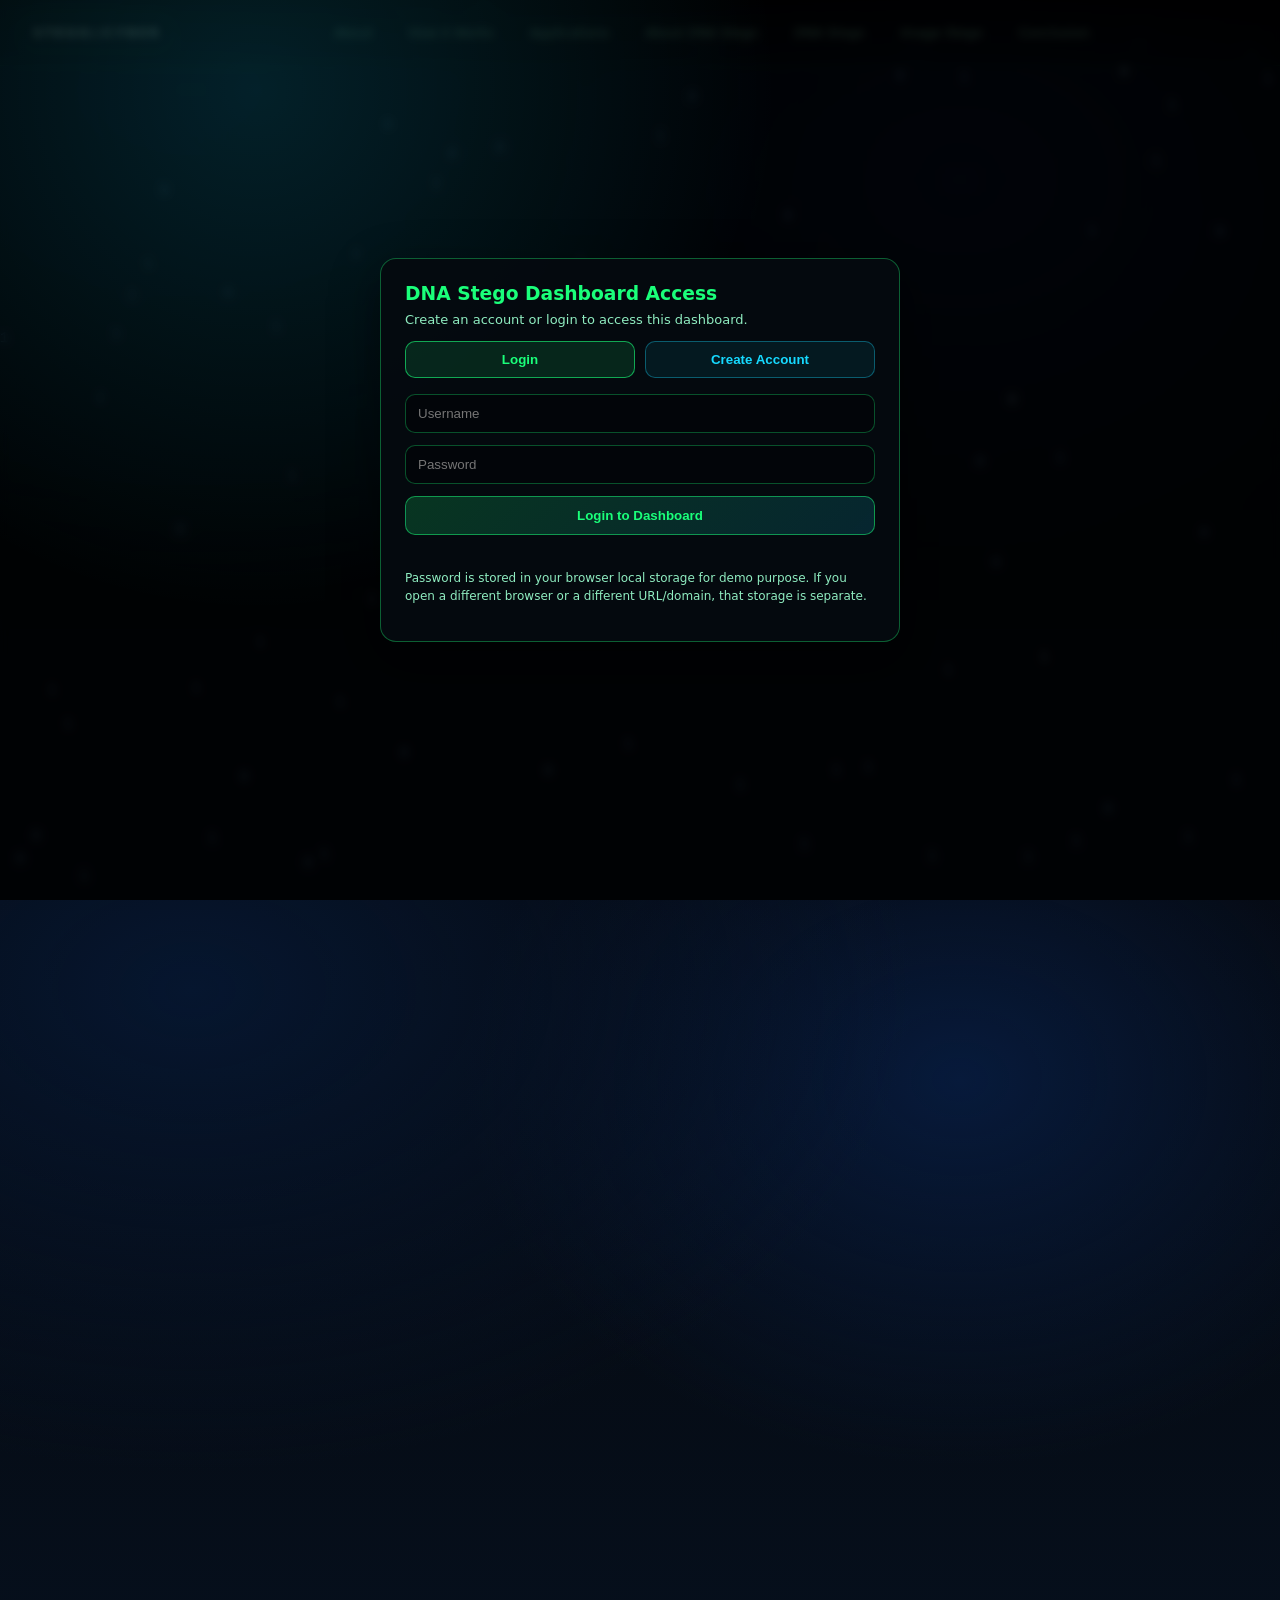
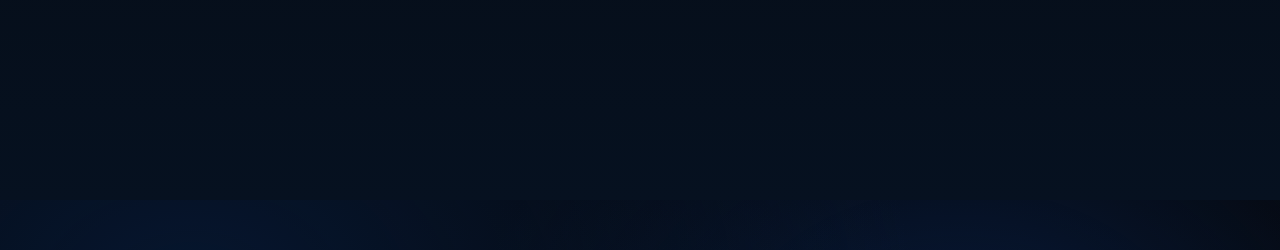
<file: dna.html>
<!doctype html>
<html lang="en">
<head>
  <meta charset="utf-8" />
  <meta name="viewport" content="width=device-width,initial-scale=1" />
  <meta name="description" content="DNA Steganography - Hiding Data in DNA Sequences. Explore how biological sequences hide digital secrets." />
  <title>DNA Steganography – Steganography in Cybersecurity</title>
  <link rel="stylesheet" href="styles.css" />
  <style>
    .converter-box {
      background: rgba(0,0,0,.3);
      border: 1px solid rgba(26,255,122,.3);
      border-radius: 14px;
      padding: 24px;
      margin: 20px 0;
      transition: var(--transition);
    }

    .converter-box:hover {
      border-color: rgba(26,255,122,.6);
      box-shadow: 0 0 20px rgba(26,255,122,.1);
    }

    .converter-input {
      display: grid;
      gap: 16px;
      margin-bottom: 20px;
    }

    .converter-input label {
      display: block;
      color: var(--text);
      font-weight: 600;
      font-size: 13px;
      letter-spacing: 0.05em;
      text-transform: uppercase;
    }

    .converter-input textarea {
      width: 100%;
      padding: 12px 14px;
      background: rgba(0,0,0,.3);
      border: 1px solid rgba(26,255,122,.3);
      color: var(--text);
      border-radius: 10px;
      font-family: monospace;
      resize: vertical;
      min-height: 80px;
      transition: var(--transition);
    }

    .converter-input textarea:focus {
      border-color: rgba(26,255,122,.6);
      box-shadow: 0 0 0 4px rgba(26,255,122,.1);
      outline: none;
    }

    .converter-output {
      display: grid;
      grid-template-columns: 1fr 1fr 1fr;
      gap: 14px;
      margin-top: 20px;
    }

    .output-card {
      background: rgba(26,255,122,.08);
      border: 1px solid rgba(26,255,122,.3);
      border-radius: 12px;
      padding: 16px;
      text-align: center;
    }

    .output-card h4 {
      margin: 0 0 12px;
      color: var(--neon2);
      font-size: 12px;
      text-transform: uppercase;
      letter-spacing: 0.08em;
    }

    .output-card .value {
      color: var(--neon);
      font-family: monospace;
      font-size: 11px;
      line-height: 1.6;
      word-break: break-all;
    }

    .fact-box {
      background: rgba(26,255,122,.1);
      border-left: 4px solid var(--neon);
      border-radius: 8px;
      padding: 16px;
      margin: 20px 0;
      color: var(--text);
      font-size: 14px;
      line-height: 1.6;
    }

    .fact-box strong {
      color: var(--neon);
    }

    @media (max-width: 900px) {
      .converter-output {
        grid-template-columns: 1fr;
      }

      /* Encode/Decode responsive */
      .card > div[style*="grid-template-columns: 1fr 1fr"] {
        grid-template-columns: 1fr !important;
      }
    }

    .auth-gate {
      position: fixed;
      inset: 0;
      background: radial-gradient(circle at 20% 10%, rgba(22,217,255,.14), transparent 40%), rgba(0,0,0,.82);
      backdrop-filter: blur(4px);
      z-index: 1000;
      display: none;
      align-items: center;
      justify-content: center;
      padding: 20px;
    }

    .auth-card {
      width: min(520px, 100%);
      background: rgba(5,10,16,.92);
      border: 1px solid rgba(26,255,122,.35);
      border-radius: 16px;
      padding: 24px;
      box-shadow: 0 16px 50px rgba(0,0,0,.45);
    }

    .auth-tabs {
      display: grid;
      grid-template-columns: 1fr 1fr;
      gap: 10px;
      margin-bottom: 16px;
    }

    .auth-tab {
      padding: 10px;
      border: 1px solid rgba(22,217,255,.35);
      border-radius: 10px;
      background: rgba(22,217,255,.08);
      color: var(--neon2);
      font-weight: 700;
      cursor: pointer;
    }

    .auth-tab.active {
      border-color: rgba(26,255,122,.6);
      color: var(--neon);
      background: rgba(26,255,122,.12);
    }

    .auth-form {
      display: none;
      gap: 12px;
    }

    .auth-form.active {
      display: grid;
    }

    .auth-form input {
      width: 100%;
      padding: 11px 12px;
      border-radius: 10px;
      border: 1px solid rgba(26,255,122,.3);
      background: rgba(0,0,0,.35);
      color: var(--text);
      outline: none;
    }

    .auth-form input:focus {
      border-color: rgba(26,255,122,.65);
      box-shadow: 0 0 0 3px rgba(26,255,122,.12);
    }

    .auth-submit {
      padding: 11px;
      border-radius: 10px;
      border: 1px solid rgba(26,255,122,.5);
      color: var(--neon);
      background: linear-gradient(135deg, rgba(26,255,122,.18), rgba(22,217,255,.14));
      font-weight: 700;
      cursor: pointer;
    }

    .auth-error {
      color: #ff7a7a;
      min-height: 18px;
      font-size: 12px;
      margin-top: 4px;
    }

    .auth-hint {
      color: var(--muted);
      font-size: 12px;
      line-height: 1.5;
      margin-top: 8px;
    }

    .auth-user {
      color: var(--neon2);
      font-size: 12px;
      margin-left: 10px;
      white-space: nowrap;
    }

    .history-panel {
      margin-top: 18px;
      background: rgba(26,255,122,.08);
      border: 1px solid rgba(26,255,122,.35);
      border-radius: 14px;
      padding: 16px;
    }

    .history-grid {
      display: grid;
      grid-template-columns: 1fr 1fr;
      gap: 12px;
      margin-top: 10px;
    }

    .history-item {
      background: rgba(0,0,0,.28);
      border: 1px solid rgba(22,217,255,.28);
      border-radius: 10px;
      padding: 12px;
      text-align: center;
    }

    .history-item h4 {
      margin: 0 0 6px;
      color: var(--muted);
      font-size: 11px;
      text-transform: uppercase;
      letter-spacing: 0.08em;
    }

    .history-item p {
      margin: 0;
      color: var(--neon2);
      font-size: 20px;
      font-weight: 800;
    }

    .logout-btn {
      background: rgba(255,107,107,.16);
      border: 1px solid rgba(255,107,107,.4);
      color: #ff8a8a;
      padding: 8px 12px;
      border-radius: 8px;
      cursor: pointer;
      font-weight: 700;
      font-size: 12px;
      margin-left: 10px;
    }

    .locked main,
    .locked footer {
      visibility: hidden;
      pointer-events: none;
      user-select: none;
    }

    @media (max-width: 760px) {
      .auth-gate {
        padding: 12px;
      }

      .auth-card {
        padding: 16px;
        border-radius: 12px;
      }

      .auth-tab,
      .auth-submit {
        font-size: 13px;
      }

      #autoEncodeBtn,
      #autoDecodeBtn,
      #autoEncodeReset,
      #autoDecodeReset {
        font-size: 11px;
        padding: 10px;
      }
    }

    @media (max-width: 520px) {
      .auth-tabs {
        grid-template-columns: 1fr;
      }

      #autoDecodedMessage {
        font-size: 13px !important;
      }
    }
  </style>
</head>
<body>
  <canvas id="bg" aria-hidden="true"></canvas>

  <header class="topbar">
    <a class="brand" href="index.html">STEGO//CYBER</a>
    <nav class="nav">
      <a href="about.html">About</a>
      <a href="how.html">How it Works</a>
      <a href="applications.html">Applications</a>
      <a href="about-dna.html">About DNA Stego</a>
      <a href="dna.html">DNA Stego</a>
      <a href="demo.html">Image Stego</a>
      <a href="conclusion.html">Conclusion</a>
    </nav>
    <div style="display:flex; align-items:center;">
      <span id="authUserLabel" class="auth-user"></span>
      <button id="logoutBtn" class="logout-btn" style="display:none;">Logout</button>
    </div>
  </header>

  <div id="authGate" class="auth-gate" role="dialog" aria-modal="true" aria-label="Login required">
    <div class="auth-card">
      <h3 style="margin:0 0 8px; color: var(--neon);">DNA Stego Dashboard Access</h3>
      <p style="margin:0 0 14px; color: var(--muted); font-size: 13px;">Create an account or login to access this dashboard.</p>
      <div class="auth-tabs">
        <button id="showLoginTab" class="auth-tab active" type="button">Login</button>
        <button id="showRegisterTab" class="auth-tab" type="button">Create Account</button>
      </div>

      <form id="loginForm" class="auth-form active">
        <input id="loginUsername" type="text" placeholder="Username" autocomplete="username" required />
        <input id="loginPassword" type="password" placeholder="Password" autocomplete="current-password" required />
        <button class="auth-submit" type="submit">Login to Dashboard</button>
      </form>

      <form id="registerForm" class="auth-form">
        <input id="registerUsername" type="text" placeholder="Create username" autocomplete="username" required />
        <input id="registerPassword" type="password" placeholder="Create password" autocomplete="new-password" required />
        <button class="auth-submit" type="submit">Create Account</button>
      </form>

      <p id="authError" class="auth-error"></p>
      <p class="auth-hint">Password is stored in your browser local storage for demo purpose. If you open a different browser or a different URL/domain, that storage is separate.</p>
    </div>
  </div>

  <main class="container" id="dashboardMain">

    <!-- DASHBOARD INTRO CARD -->
    <section class="card">
      <h2>🧬 DNA Steganography Dashboard</h2>
      <p class="muted">
        Use the tools below to encode a secret message into DNA and hide it inside an image — or decode a stego-image to recover the hidden message.
      </p>
      <a class="btn btn--ghost" href="about-dna.html" style="display:inline-block; margin-top: 12px;">→ Learn About DNA Steganography</a>
    </section>

    <!-- INTERACTIVE CONVERTER SECTION -->
    <section class="card" id="converter">
      <h2>🔄 Interactive DNA Encoder Converter</h2>
      <p class="muted">Enter a message to see how it converts to binary and then to DNA bases.</p>

      <div class="converter-box">
        <div class="converter-input">
          <label for="dnaInput">Your Secret Message:</label>
          <textarea id="dnaInput" placeholder="Type your secret message here..." maxlength="2000"></textarea>
          <small style="color: var(--muted); font-size: 11px;">Max 2000 characters | <span id="charCount">0</span>/2000</small>
        </div>

        <div class="converter-output" id="dnaOutput" style="display: none;">
          <div class="output-card">
            <h4>📝 Text</h4>
            <div class="value" id="textOutput"></div>
          </div>
          <div class="output-card">
            <h4>🔢 Binary</h4>
            <div class="value" id="binaryOutput"></div>
          </div>
          <div class="output-card">
            <h4>🧬 DNA Sequence</h4>
            <div class="value" id="dnaSequenceOutput"></div>
          </div>
        </div>
      </div>

      <p style="color: var(--muted); font-size: 12px; margin-top: 16px; font-style: italic;">
        💡 <b>Tip:</b> The converter shows how each character is transformed step-by-step.
        Notice how the DNA sequence becomes much smaller than the original binary!
      </p>
    </section>

    <!-- ENCODE/DECODE SYSTEM SECTION -->
    <section class="card">
      <h2>🔐 Automated DNA Encode/Decode with Image Steganography</h2>
      <p class="muted">Hide DNA sequences inside images! Encode your message into DNA, then hide it in an image. Download the stego-image and share it securely.</p>

      <div class="history-panel">
        <h3 style="margin: 0; color: var(--neon2); font-size: 15px;">History (DNA Stego Page)</h3>
        <div class="history-grid">
          <div class="history-item">
            <h4>Images Encoded</h4>
            <p id="dnaEncodedCount">0</p>
          </div>
          <div class="history-item">
            <h4>Images Decoded</h4>
            <p id="dnaDecodedCount">0</p>
          </div>
        </div>
        <button id="dnaHistoryResetBtn" style="margin-top: 12px; width: 100%; padding: 10px; background: rgba(22,217,255,.1); border: 1px solid rgba(22,217,255,.4); color: var(--neon2); border-radius: 8px; cursor: pointer; font-size: 12px; font-weight: 600; transition: var(--transition);" onmouseover="this.style.background='rgba(22,217,255,.2)';" onmouseout="this.style.background='rgba(22,217,255,.1)';">Reset DNA History</button>
      </div>

      <div style="display: grid; grid-template-columns: 1fr 1fr; gap: 24px; margin-top: 24px;">
        <!-- ENCODE SECTION -->
        <div class="converter-box" style="border: 1px solid rgba(26,255,122,.4);">
          <h3 style="margin: 0 0 16px; color: var(--neon); font-size: 16px;">🔒 ENCODE</h3>

          <div class="converter-input">
            <label for="autoEncodeMessage">Secret Message:</label>
            <textarea id="autoEncodeMessage" placeholder="Type your secret message..." maxlength="2000" style="min-height: 70px;"></textarea>
            <small style="color: var(--muted); font-size: 11px;">Max 2000 characters | <span id="autoEncodeCharCount">0</span>/2000</small>
          </div>

          <div class="converter-input">
            <label for="encodeImageInput">Browse Image:</label>
            <input type="file" id="encodeImageInput" accept="image/*" style="display: block; width: 100%; padding: 10px; background: rgba(0,0,0,.3); border: 1px solid rgba(26,255,122,.3); color: var(--text); border-radius: 8px; cursor: pointer;" />
            <small style="color: var(--muted); font-size: 11px;">Select a PNG/JPG image to hide the DNA in</small>
          </div>

          <div class="converter-input">
            <img id="encodePreviewImg" style="width: 100%; max-height: 120px; border-radius: 8px; display: none; border: 1px solid rgba(26,255,122,.3);" />
          </div>

          <div style="display: grid; grid-template-columns: 1fr 1fr; gap: 10px; margin-bottom: 16px;">
            <button id="autoEncodeBtn" style="padding: 12px; background: linear-gradient(135deg, rgba(26,255,122,.2), rgba(22,217,255,.15)); border: 1px solid rgba(26,255,122,.5); color: var(--neon); border-radius: 10px; cursor: pointer; font-weight: 600; transition: var(--transition);" onmouseover="this.style.boxShadow='0 0 20px rgba(26,255,122,.2)';" onmouseout="this.style.boxShadow='none';">
              ▶ ENCODE & HIDE IN IMAGE
            </button>
            <button id="autoEncodeReset" style="padding: 12px; background: rgba(255,107,107,.15); border: 1px solid rgba(255,107,107,.4); color: #ff6b6b; border-radius: 10px; cursor: pointer; font-weight: 600; transition: var(--transition);" onmouseover="this.style.background='rgba(255,107,107,.25)';" onmouseout="this.style.background='rgba(255,107,107,.15)';">
              ↻ RESET
            </button>
          </div>

          <div id="autoEncodeOutput" style="display: none; background: rgba(0,0,0,.2); border-radius: 10px; padding: 14px;">
            <h4 style="margin: 0 0 8px; color: var(--neon); font-size: 11px; text-transform: uppercase; letter-spacing: 0.08em;">✅ DNA Hidden in Image!</h4>

            <div style="display: grid; grid-template-columns: 1fr 1fr; gap: 12px; margin-bottom: 12px;">
              <div>
                <p style="margin: 0 0 6px; color: var(--muted); font-size: 10px; text-transform: uppercase;">Message:</p>
                <p style="margin: 0; color: var(--neon2); font-weight: 600; font-size: 13px;" id="autoMsgDisplay">-</p>
              </div>
              <div>
                <p style="margin: 0 0 6px; color: var(--muted); font-size: 10px; text-transform: uppercase;">Payload Size:</p>
                <p style="margin: 0; color: var(--neon2); font-weight: 600; font-size: 13px;" id="autoPayloadSize">-</p>
              </div>
            </div>

            <button id="downloadStegoImageBtn" style="display: none; width: 100%; padding: 10px; background: rgba(26,255,122,.15); border: 1px solid rgba(26,255,122,.4); color: var(--neon); border-radius: 8px; cursor: pointer; font-size: 12px; font-weight: 600; margin-bottom: 10px; transition: var(--transition);" onmouseover="this.style.background='rgba(26,255,122,.25)';" onmouseout="this.style.background='rgba(26,255,122,.15)';">
              📥 DOWNLOAD STEGO IMAGE
            </button>
          </div>
        </div>

        <!-- DECODE SECTION -->
        <div class="converter-box" style="border: 1px solid rgba(22,217,255,.4);">
          <h3 style="margin: 0 0 16px; color: var(--neon2); font-size: 16px;">🔓 DECODE</h3>

          <div class="converter-input">
            <label for="decodeImageInput">Browse Stego Image:</label>
            <input type="file" id="decodeImageInput" accept="image/*" style="display: block; width: 100%; padding: 10px; background: rgba(0,0,0,.3); border: 1px solid rgba(22,217,255,.3); color: var(--text); border-radius: 8px; cursor: pointer;" />
            <small style="color: var(--muted); font-size: 11px;">Select the stego-image to extract DNA from</small>
          </div>

          <div class="converter-input">
            <img id="decodePreviewImg" style="width: 100%; max-height: 120px; border-radius: 8px; display: none; border: 1px solid rgba(22,217,255,.3);" />
          </div>

          <div style="display: grid; grid-template-columns: 1fr 1fr; gap: 10px; margin-bottom: 16px;">
            <button id="autoDecodeBtn" style="padding: 12px; background: linear-gradient(135deg, rgba(22,217,255,.2), rgba(26,255,122,.15)); border: 1px solid rgba(22,217,255,.5); color: var(--neon2); border-radius: 10px; cursor: pointer; font-weight: 600; transition: var(--transition);" onmouseover="this.style.boxShadow='0 0 20px rgba(22,217,255,.2)';" onmouseout="this.style.boxShadow='none';">
              ▶ EXTRACT & DECODE
            </button>
            <button id="autoDecodeReset" style="padding: 12px; background: rgba(255,107,107,.15); border: 1px solid rgba(255,107,107,.4); color: #ff6b6b; border-radius: 10px; cursor: pointer; font-weight: 600; transition: var(--transition);" onmouseover="this.style.background='rgba(255,107,107,.25)';" onmouseout="this.style.background='rgba(255,107,107,.15)';">
              ↻ RESET
            </button>
          </div>

          <div id="autoDecodeOutput" style="display: none; background: rgba(0,0,0,.2); border-radius: 10px; padding: 14px;">
            <h4 style="margin: 0 0 12px; color: var(--neon2); font-size: 11px; text-transform: uppercase; letter-spacing: 0.08em;">✅ Hidden Message Extracted:</h4>
            <div id="autoDecodedMessage" style="background: rgba(0,0,0,.3); padding: 12px; border-radius: 8px; color: var(--text); font-size: 15px; line-height: 1.6; border-left: 3px solid var(--neon2); min-height: 50px; display: flex; align-items: center; font-weight: 500;"></div>

            <div style="display: grid; grid-template-columns: 1fr 1fr; gap: 12px; margin-top: 12px;">
              <div>
                <p style="margin: 0 0 6px; color: var(--muted); font-size: 10px; text-transform: uppercase;">Characters:</p>
                <p style="margin: 0; color: var(--neon2); font-weight: 600; font-size: 13px;" id="autoExtractedChars">0</p>
              </div>
              <div>
                <p style="margin: 0 0 6px; color: var(--muted); font-size: 10px; text-transform: uppercase;">Bits Extracted:</p>
                <p style="margin: 0; color: var(--neon2); font-weight: 600; font-size: 13px;" id="autoExtractedBits">0</p>
              </div>
            </div>

            <button id="copyAutoDecodedBtn" style="width: 100%; padding: 8px; background: rgba(22,217,255,.1); border: 1px solid rgba(22,217,255,.4); color: var(--neon2); border-radius: 8px; cursor: pointer; font-size: 12px; margin-top: 12px; transition: var(--transition);" onmouseover="this.style.background='rgba(22,217,255,.2)';" onmouseout="this.style.background='rgba(22,217,255,.1)';">
              📋 Copy Message
            </button>
          </div>
        </div>
      </div>

      <div class="fact-box" style="margin-top: 24px;">
        <strong>🖼️ Image-Based DNA Steganography:</strong> The system automatically generates a DNA carrier, embeds your message using LSB steganography, then hides the DNA sequence inside the pixels of your image. The image looks identical to the naked eye but contains hidden DNA data in the least significant bits of pixel values!
      </div>
    </section>

  </main>

  <footer class="footer" id="dashboardFooter">
    <div class="container footer__inner">
      <div>
        <div class="footer__title">🧬 DNA Steganography Topics</div>
        <ul class="footer__links">
          <li>DNA structure and nucleotide bases</li>
          <li>Binary to DNA encoding schemes</li>
          <li>DNA synthesis and sequencing</li>
          <li>Bioinformatics & cryptography</li>
          <li>Emerging biotech applications</li>
        </ul>
      </div>
      <div class="footer__meta">© <span id="year"></span> Steganography in Cybersecurity | DNA Edition</div>
    </div>
  </footer>

  <script src="app.js"></script>
  <script>
    // Local authentication for dashboard access
    const ACCOUNTS_KEY = 'dnaStegoAccounts';
    const ACTIVE_USER_KEY = 'dnaStegoActiveUser';

    const authGate = document.getElementById('authGate');
    const authError = document.getElementById('authError');
    const loginForm = document.getElementById('loginForm');
    const registerForm = document.getElementById('registerForm');
    const showLoginTab = document.getElementById('showLoginTab');
    const showRegisterTab = document.getElementById('showRegisterTab');
    const authUserLabel = document.getElementById('authUserLabel');
    const logoutBtn = document.getElementById('logoutBtn');
    const dnaEncodedCount = document.getElementById('dnaEncodedCount');
    const dnaDecodedCount = document.getElementById('dnaDecodedCount');
    const dnaHistoryResetBtn = document.getElementById('dnaHistoryResetBtn');

    const STEGO_HISTORY_KEY = 'stegoHistory';

    function getHistory() {
      const fallback = { dna: { encoded: 0, decoded: 0 }, demo: { encoded: 0, decoded: 0 } };
      try {
        const raw = localStorage.getItem(STEGO_HISTORY_KEY);
        if (!raw) return fallback;
        const parsed = JSON.parse(raw);
        return {
          dna: {
            encoded: Number(parsed?.dna?.encoded || 0),
            decoded: Number(parsed?.dna?.decoded || 0)
          },
          demo: {
            encoded: Number(parsed?.demo?.encoded || 0),
            decoded: Number(parsed?.demo?.decoded || 0)
          }
        };
      } catch (_) {
        return fallback;
      }
    }

    function saveHistory(history) {
      localStorage.setItem(STEGO_HISTORY_KEY, JSON.stringify(history));
    }

    function renderDnaHistory() {
      const history = getHistory();
      dnaEncodedCount.textContent = String(history.dna.encoded);
      dnaDecodedCount.textContent = String(history.dna.decoded);
    }

    function incrementDnaHistory(type) {
      const history = getHistory();
      history.dna[type] += 1;
      saveHistory(history);
      renderDnaHistory();
    }

    function normalizeUsername(username) {
      return String(username || '').trim().toLowerCase();
    }

    function getAccounts() {
      try {
        const raw = localStorage.getItem(ACCOUNTS_KEY);
        if (!raw) return {};
        const parsed = JSON.parse(raw);
        if (!parsed || typeof parsed !== 'object' || Array.isArray(parsed)) {
          return {};
        }
        return parsed;
      } catch (_) {
        return {};
      }
    }

    function saveAccounts(accounts) {
      localStorage.setItem(ACCOUNTS_KEY, JSON.stringify(accounts));
    }

    function findAccountKey(accounts, usernameInput) {
      const normalizedInput = normalizeUsername(usernameInput);
      if (!normalizedInput) return null;

      const keys = Object.keys(accounts);
      for (let i = 0; i < keys.length; i++) {
        if (normalizeUsername(keys[i]) === normalizedInput) {
          return keys[i];
        }
      }
      return null;
    }

    function setAuthView(mode) {
      const loginMode = mode === 'login';
      showLoginTab.classList.toggle('active', loginMode);
      showRegisterTab.classList.toggle('active', !loginMode);
      loginForm.classList.toggle('active', loginMode);
      registerForm.classList.toggle('active', !loginMode);
      authError.textContent = '';
    }

    function lockDashboard() {
      document.body.classList.add('locked');
      authGate.style.display = 'flex';
      authUserLabel.textContent = '';
      logoutBtn.style.display = 'none';
    }

    function unlockDashboard(username) {
      document.body.classList.remove('locked');
      authGate.style.display = 'none';
      authUserLabel.textContent = 'User: ' + username;
      logoutBtn.style.display = 'inline-block';
    }

    function initializeAuth() {
      const activeUser = localStorage.getItem(ACTIVE_USER_KEY);
      if (activeUser) {
        unlockDashboard(activeUser);
      } else {
        lockDashboard();
      }
    }

    showLoginTab.addEventListener('click', () => setAuthView('login'));
    showRegisterTab.addEventListener('click', () => setAuthView('register'));

    registerForm.addEventListener('submit', (e) => {
      e.preventDefault();
      const usernameRaw = document.getElementById('registerUsername').value;
      const passwordRaw = document.getElementById('registerPassword').value;
      const username = usernameRaw.trim();
      const password = passwordRaw;

      if (username.length < 3) {
        authError.textContent = 'Username must be at least 3 characters.';
        return;
      }
      if (password.length < 4) {
        authError.textContent = 'Password must be at least 4 characters.';
        return;
      }

      const accounts = getAccounts();
      if (findAccountKey(accounts, username)) {
        authError.textContent = 'Username already exists. Please login.';
        return;
      }

      accounts[normalizeUsername(username)] = password;
      saveAccounts(accounts);
      localStorage.setItem(ACTIVE_USER_KEY, username);
      unlockDashboard(username);
      registerForm.reset();
      authError.textContent = '';
    });

    loginForm.addEventListener('submit', (e) => {
      e.preventDefault();
      const usernameRaw = document.getElementById('loginUsername').value;
      const passwordRaw = document.getElementById('loginPassword').value;
      const username = usernameRaw.trim();
      const password = passwordRaw;
      const accounts = getAccounts();
      const matchedKey = findAccountKey(accounts, username);

      if (!matchedKey) {
        authError.textContent = 'Invalid username or password.';
        return;
      }

      const storedPassword = String(accounts[matchedKey] || '');
      const passwordMatches = storedPassword === password || storedPassword.trim() === password;

      if (!passwordMatches) {
        authError.textContent = 'Invalid username or password.';
        return;
      }

      localStorage.setItem(ACTIVE_USER_KEY, matchedKey);
      unlockDashboard(matchedKey);
      loginForm.reset();
      authError.textContent = '';
    });

    logoutBtn.addEventListener('click', () => {
      localStorage.removeItem(ACTIVE_USER_KEY);
      lockDashboard();
      setAuthView('login');
    });

    initializeAuth();
    renderDnaHistory();

    dnaHistoryResetBtn.addEventListener('click', () => {
      const history = getHistory();
      history.dna.encoded = 0;
      history.dna.decoded = 0;
      saveHistory(history);
      renderDnaHistory();
    });

    // DNA Converter Logic
    const dnaInput = document.getElementById('dnaInput');
    const charCount = document.getElementById('charCount');
    const dnaOutput = document.getElementById('dnaOutput');
    const textOutput = document.getElementById('textOutput');
    const binaryOutput = document.getElementById('binaryOutput');
    const dnaSequenceOutput = document.getElementById('dnaSequenceOutput');

    // Mapping: 00=A, 01=C, 10=G, 11=T
    const binaryToBase = {
      '00': 'A',
      '01': 'C',
      '10': 'G',
      '11': 'T'
    };

    function textToBinary(text) {
      return Array.from(new TextEncoder().encode(text), byte =>
        byte.toString(2).padStart(8, '0')
      ).join('');
    }

    function binaryToDNA(binary) {
      let dna = '';
      for (let i = 0; i < binary.length; i += 2) {
        const pair = binary.substr(i, 2);
        dna += binaryToBase[pair] || '';
      }
      return dna;
    }

    function dnaToText(dnaSequence) {
      // DNA bases to binary: A=00, C=01, G=10, T=11
      let binary = '';
      for (let i = 0; i < dnaSequence.length; i++) {
        const base = dnaSequence[i];
        if (base === 'A') binary += '00';
        else if (base === 'C') binary += '01';
        else if (base === 'G') binary += '10';
        else if (base === 'T') binary += '11';
      }
      return binary;
    }

    function updateConverter() {
      const text = dnaInput.value;
      charCount.textContent = text.length;

      if (text.length === 0) {
        dnaOutput.style.display = 'none';
        return;
      }

      const binary = textToBinary(text);
      const dnaSeq = binaryToDNA(binary);

      textOutput.textContent = text;
      binaryOutput.textContent = binary;
      dnaSequenceOutput.textContent = dnaSeq;
      dnaOutput.style.display = 'grid';
    }

    dnaInput.addEventListener('input', updateConverter);

    // ============================================
    // AUTOMATED IMAGE-BASED DNA ENCODE/DECODE
    // ============================================

    const STEGO_MAGIC_BITS = textToBinary('DNA1');

    function dnaToBinary(dnaSequence) {
      let binary = '';
      for (let i = 0; i < dnaSequence.length; i++) {
        const base = dnaSequence[i];
        if (base === 'A') binary += '00';
        else if (base === 'C') binary += '01';
        else if (base === 'G') binary += '10';
        else if (base === 'T') binary += '11';
      }
      return binary;
    }

    function binaryToText(binary) {
      const bytes = new Uint8Array(Math.floor(binary.length / 8));
      for (let i = 0; i < bytes.length; i++) {
        bytes[i] = parseInt(binary.substring(i * 8, i * 8 + 8), 2);
      }
      return new TextDecoder('utf-8', { fatal: true }).decode(bytes);
    }

    function writeBitsToPixels(pixels, bits) {
      let bitIndex = 0;
      for (let i = 0; i < pixels.length && bitIndex < bits.length; i += 4) {
        for (let channel = 0; channel < 3 && bitIndex < bits.length; channel++) {
          const bit = bits.charCodeAt(bitIndex) - 48;
          pixels[i + channel] = (pixels[i + channel] & 0xFE) | bit;
          bitIndex++;
        }
      }
    }

    function readBitsFromPixels(pixels, bitCount) {
      let bits = '';
      for (let i = 0; i < pixels.length && bits.length < bitCount; i += 4) {
        for (let channel = 0; channel < 3 && bits.length < bitCount; channel++) {
          bits += (pixels[i + channel] & 1).toString();
        }
      }
      return bits;
    }

    // Image preview for encoder
    document.getElementById('encodeImageInput').addEventListener('change', function(e) {
      const file = e.target.files[0];
      if (file) {
        const reader = new FileReader();
        reader.onload = function(evt) {
          const img = document.getElementById('encodePreviewImg');
          img.src = evt.target.result;
          img.style.display = 'block';
        };
        reader.readAsDataURL(file);
      }
    });

    // Image preview for decoder
    document.getElementById('decodeImageInput').addEventListener('change', function(e) {
      const file = e.target.files[0];
      if (file) {
        const reader = new FileReader();
        reader.onload = function(evt) {
          const img = document.getElementById('decodePreviewImg');
          img.src = evt.target.result;
          img.style.display = 'block';
        };
        reader.readAsDataURL(file);
      }
    });

    // Encode: Message -> DNA -> Hide in image pixels
    function autoEncode() {
      const message = document.getElementById('autoEncodeMessage').value;
      const imageFile = document.getElementById('encodeImageInput').files[0];

      if (message.length === 0) {
        alert('❌ Please enter a secret message');
        return;
      }

      if (!imageFile) {
        alert('❌ Please select an image');
        return;
      }

      const reader = new FileReader();
      reader.onload = function(e) {
        const img = new Image();
        img.onload = function() {
          try {
            const canvas = document.createElement('canvas');
            canvas.width = img.width;
            canvas.height = img.height;
            const ctx = canvas.getContext('2d');
            ctx.drawImage(img, 0, 0);

            const imageData = ctx.getImageData(0, 0, canvas.width, canvas.height);
            const pixels = imageData.data;

            // Convert message to DNA payload
            const messageBinary = textToBinary(message);
            const dnaSequence = binaryToDNA(messageBinary);
            const dnaLengthBits = dnaSequence.length.toString(2).padStart(16, '0');
            const dnaDataBits = dnaToBinary(dnaSequence);
            const payloadBits = STEGO_MAGIC_BITS + dnaLengthBits + dnaDataBits;

            // Capacity uses RGB channels only (3 bits per pixel)
            const capacityBits = canvas.width * canvas.height * 3;
            if (payloadBits.length > capacityBits) {
              alert('❌ Image too small! Need at least ' + Math.ceil(payloadBits.length / 3) + ' pixels.');
              return;
            }

            writeBitsToPixels(pixels, payloadBits);

            ctx.putImageData(imageData, 0, 0);

            // Display results
            document.getElementById('autoMsgDisplay').textContent = `"${message}"`;
            document.getElementById('autoPayloadSize').textContent = `${dnaSequence.length} DNA bases (${payloadBits.length} bits)`;
            document.getElementById('autoEncodeOutput').style.display = 'block';
            document.getElementById('downloadStegoImageBtn').style.display = 'block';
            incrementDnaHistory('encoded');

            // Setup download button
            document.getElementById('downloadStegoImageBtn').onclick = () => {
              const link = document.createElement('a');
              link.href = canvas.toDataURL('image/png');
              link.download = 'stego-image.png';
              link.click();
            };
          } catch (err) {
            alert('❌ Error encoding: ' + err.message);
            console.error('Encode error:', err);
          }
        };

        img.onerror = function() {
          alert('❌ Failed to load image. Please try a different image.');
        };

        img.src = e.target.result;
      };

      reader.onerror = function() {
        alert('❌ Failed to read file. Please try again.');
      };

      reader.readAsDataURL(imageFile);
    }

    // Decode: Extract hidden DNA payload and recover message
    function autoDecode() {
      const imageFile = document.getElementById('decodeImageInput').files[0];

      if (!imageFile) {
        alert('❌ Please select a stego-image');
        return;
      }

      const reader = new FileReader();
      reader.onload = function(e) {
        const img = new Image();
        img.onload = function() {
          try {
            const canvas = document.createElement('canvas');
            canvas.width = img.width;
            canvas.height = img.height;
            const ctx = canvas.getContext('2d');
            ctx.drawImage(img, 0, 0);

            const imageData = ctx.getImageData(0, 0, canvas.width, canvas.height);
            const pixels = imageData.data;

            const minimumHeaderBits = 48; // 32 bits magic + 16 bits DNA length
            const headerBits = readBitsFromPixels(pixels, minimumHeaderBits);
            if (headerBits.length < minimumHeaderBits) {
              alert('❌ Image is too small or does not contain encoded data.');
              return;
            }

            const magicBits = headerBits.substring(0, 32);
            if (magicBits !== STEGO_MAGIC_BITS) {
              alert('❌ No valid hidden DNA data found in this image.');
              return;
            }

            const dnaLength = parseInt(headerBits.substring(32, 48), 2);
            if (!Number.isFinite(dnaLength) || dnaLength <= 0) {
              alert('❌ Corrupted DNA length header.');
              return;
            }

            const requiredBits = 48 + (dnaLength * 2);
            const capacityBits = canvas.width * canvas.height * 3;
            if (requiredBits > capacityBits) {
              alert('❌ Not enough data in image');
              return;
            }

            const allBits = readBitsFromPixels(pixels, requiredBits);
            const dnaBits = allBits.substring(48, requiredBits);

            // Convert DNA bits back to DNA sequence
            let dnaSequence = '';
            for (let i = 0; i < dnaBits.length; i += 2) {
              const pair = dnaBits.substring(i, i + 2);
              if (pair === '00') dnaSequence += 'A';
              else if (pair === '01') dnaSequence += 'C';
              else if (pair === '10') dnaSequence += 'G';
              else if (pair === '11') dnaSequence += 'T';
            }

            // Convert DNA back to message text
            const messageBinary = dnaToBinary(dnaSequence);
            const message = binaryToText(messageBinary);

            // Display results
            if (message && message.length > 0) {
              document.getElementById('autoDecodedMessage').textContent = `"${message}"`;
              document.getElementById('autoExtractedBits').textContent = dnaSequence.length + ' DNA bases';
              document.getElementById('autoExtractedChars').textContent = message.length;
              document.getElementById('autoDecodeOutput').style.display = 'block';
              incrementDnaHistory('decoded');

              // Setup copy button
              document.getElementById('copyAutoDecodedBtn').onclick = () => {
                navigator.clipboard.writeText(message);
                const btn = document.getElementById('copyAutoDecodedBtn');
                const original = btn.textContent;
                btn.textContent = '✅ Copied!';
                setTimeout(() => btn.textContent = original, 2000);
              };
            } else {
              alert('❌ Could not extract message from image');
            }
          } catch (err) {
            alert('❌ Error decoding: ' + err.message);
            console.error('Decode error:', err);
          }
        };

        img.onerror = function() {
          alert('❌ Failed to load image. Please try a different image.');
        };

        img.src = e.target.result;
      };

      reader.onerror = function() {
        alert('❌ Failed to read file. Please try again.');
      };

      reader.readAsDataURL(imageFile);
    }

    // Character count in encoder
    document.getElementById('autoEncodeMessage').addEventListener('input', (e) => {
      document.getElementById('autoEncodeCharCount').textContent = e.target.value.length;
    });

    // Event listeners for buttons
    function resetEncoder() {
      document.getElementById('autoEncodeMessage').value = '';
      document.getElementById('autoEncodeCharCount').textContent = '0';
      document.getElementById('encodeImageInput').value = '';
      document.getElementById('encodePreviewImg').src = '';
      document.getElementById('encodePreviewImg').style.display = 'none';
      document.getElementById('autoEncodeOutput').style.display = 'none';
      document.getElementById('downloadStegoImageBtn').style.display = 'none';
      window.stegoCanvas = null;
    }

    function resetDecoder() {
      document.getElementById('decodeImageInput').value = '';
      document.getElementById('decodePreviewImg').src = '';
      document.getElementById('decodePreviewImg').style.display = 'none';
      document.getElementById('autoDecodeOutput').style.display = 'none';
      document.getElementById('autoDecodedMessage').textContent = '';
      document.getElementById('autoExtractedChars').textContent = '0';
      document.getElementById('autoExtractedBits').textContent = '0';
    }

    document.getElementById('autoEncodeBtn').addEventListener('click', autoEncode);
    document.getElementById('autoEncodeReset').addEventListener('click', resetEncoder);
    document.getElementById('autoDecodeBtn').addEventListener('click', autoDecode);
    document.getElementById('autoDecodeReset').addEventListener('click', resetDecoder);

    // Set year
    document.getElementById('year').textContent = new Date().getFullYear();
  </script>
</body>
</html>
</file>
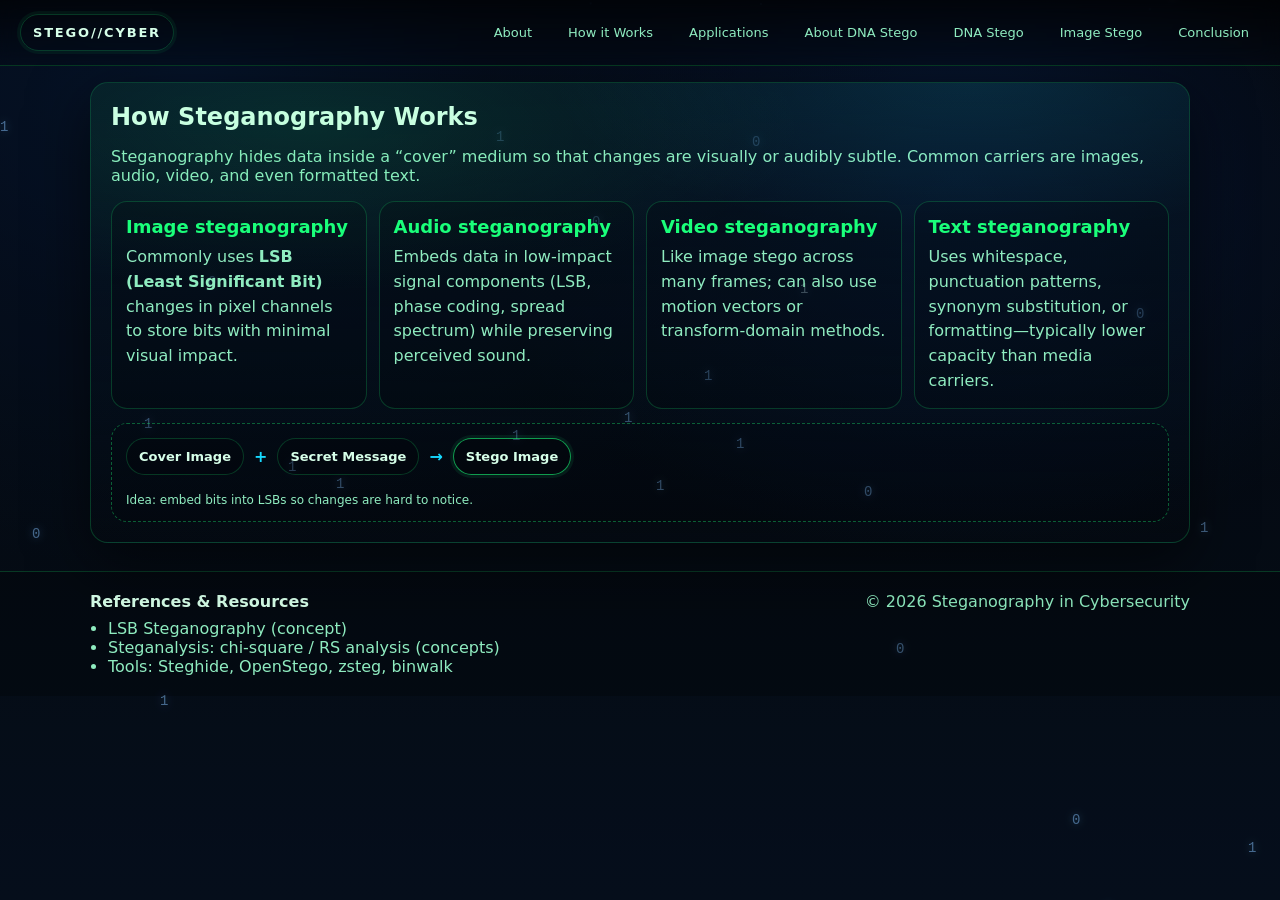
<file: how.html>
<!doctype html>
<html lang="en">
<head>
  <meta charset="utf-8" />
  <meta name="viewport" content="width=device-width,initial-scale=1" />
  <title>How Steganography Works – Steganography in Cybersecurity</title>
  <link rel="stylesheet" href="styles.css" />
</head>
<body>
  <canvas id="bg" aria-hidden="true"></canvas> 

  <header class="topbar">
    <a class="brand" href="index.html">STEGO//CYBER</a>
    <nav class="nav">
      <a href="about.html">About</a>
      <a href="how.html">How it Works</a>
      <a href="applications.html">Applications</a>
      <a href="about-dna.html">About DNA Stego</a>
      <a href="dna.html">DNA Stego</a>
      <a href="demo.html">Image Stego</a>
      <a href="conclusion.html">Conclusion</a>
    </nav>
  </header>

  <main class="container">
    <section class="card">
      <h2>How Steganography Works</h2>
      <p class="muted">
        Steganography hides data inside a “cover” medium so that changes are visually or audibly subtle.
        Common carriers are images, audio, video, and even formatted text.
      </p>
      <div class="cards4">
        <article class="mini">
          <h3>Image steganography</h3>
          <p>Commonly uses <b>LSB (Least Significant Bit)</b> changes in pixel channels to store bits with minimal visual impact.</p>
        </article>
        <article class="mini">
          <h3>Audio steganography</h3>
          <p>Embeds data in low-impact signal components (LSB, phase coding, spread spectrum) while preserving perceived sound.</p>
        </article>
        <article class="mini">
          <h3>Video steganography</h3>
          <p>Like image stego across many frames; can also use motion vectors or transform-domain methods.</p>
        </article>
        <article class="mini">
          <h3>Text steganography</h3>
          <p>Uses whitespace, punctuation patterns, synonym substitution, or formatting—typically lower capacity than media carriers.</p>
        </article>
      </div>

      <div class="diagram">
        <div class="diagram__node">Cover Image</div>
        <div class="diagram__arrow">+</div>
        <div class="diagram__node">Secret Message</div>
        <div class="diagram__arrow">→</div>
        <div class="diagram__node diagram__node--accent">Stego Image</div>
        <div class="diagram__foot">Idea: embed bits into LSBs so changes are hard to notice.</div>
      </div>
    </section>
  </main>

  <footer class="footer">
    <div class="container footer__inner">
      <div>
        <div class="footer__title">References & Resources</div>
        <ul class="footer__links">
          <li>LSB Steganography (concept)</li>
          <li>Steganalysis: chi-square / RS analysis (concepts)</li>
          <li>Tools: Steghide, OpenStego, zsteg, binwalk</li>
        </ul>
      </div>
      <div class="footer__meta">© <span id="year"></span> Steganography in Cybersecurity</div>
    </div>
  </footer>

  <script src="app.js"></script>
</body>
</html>
</file>
<file: styles.css>
:root{
  --bg0:#05070b;
  --bg1:#061120;
  --panel:#071826cc;
  --stroke:#1aff7a33;
  --text:#d6ffe9;
  --muted:#8fecc0;
  --neon:#1aff7a;
  --neon2:#16d9ff;
  --warn:#ffcc66;
  --shadow: 0 18px 60px rgba(0,0,0,.55);
  --radius: 18px;
  --transition: all 0.3s cubic-bezier(0.4, 0, 0.2, 1);
}

*{box-sizing:border-box}
html,body{height:100%}
body{
  margin:0;
  font-family: ui-sans-serif, system-ui, -apple-system, Segoe UI, Roboto, "Helvetica Neue", Arial, "Noto Sans", "Liberation Sans", sans-serif;
  color:var(--text);
  background: radial-gradient(1200px 800px at 15% 10%, #06162f 0%, transparent 60%),
              radial-gradient(900px 700px at 75% 20%, #071a3b 0%, transparent 55%),
              linear-gradient(180deg, var(--bg0), var(--bg1));
  overflow-x:hidden;
  transition: var(--transition);
}

#bg{
  position:fixed;
  inset:0;
  z-index:-1;
  opacity:.55;
}

.container{
  width:min(1100px, 92vw);
  margin:0 auto;
}

.topbar{
  position:sticky;
  top:0;
  z-index:10;
  backdrop-filter: blur(10px);
  background: linear-gradient(180deg, rgba(0,0,0,.65), rgba(0,0,0,.15));
  border-bottom:1px solid var(--stroke);
  display:flex;
  align-items:center;
  justify-content:space-between;
  padding:14px 20px;
  transition: var(--transition);
}

.brand{
  text-decoration:none;
  color:var(--text);
  font-weight:800;
  letter-spacing:.14em;
  font-size:13px;
  border:1px solid var(--stroke);
  padding:10px 12px;
  border-radius:999px;
  box-shadow: 0 0 0 3px rgba(26,255,122,.06);
}

.nav{
  display:flex;
  gap:14px;
  flex-wrap:wrap;
  justify-content:flex-end;
  align-items: center;
}
.nav a{
  color:var(--muted);
  text-decoration:none;
  font-size:13px;
  padding:8px 10px;
  border-radius:999px;
  border:1px solid transparent;
  transition: var(--transition);
  position: relative;
}
.nav a::after {
  content: '';
  position: absolute;
  bottom: 0;
  left: 0;
  right: 0;
  height: 2px;
  background: var(--neon);
  transform: scaleX(0);
  transition: transform 0.3s;
}
.nav a:hover{
  color:var(--text);
  border-color:var(--stroke);
  box-shadow: 0 0 0 3px rgba(26,255,122,.06);
}
.nav a:hover::after {
  transform: scaleX(1);
}

.hero{
  padding:62px 0 28px;
  display:grid;
  grid-template-columns: 1.2fr .8fr;
  gap:22px;
  align-items:stretch;
  animation: fadeInUp 0.8s ease-out;
}

@keyframes fadeInUp {
  from {
    opacity: 0;
    transform: translateY(30px);
  }
  to {
    opacity: 1;
    transform: translateY(0);
  }
}

@keyframes glow {
  0%, 100% { text-shadow: 0 0 22px rgba(26,255,122,.18); }
  50% { text-shadow: 0 0 40px rgba(26,255,122,.35); }
}
.kicker{
  margin:0 0 10px;
  color:var(--neon2);
  letter-spacing:.2em;
  font-size:12px;
  text-transform:uppercase;
}
.hero h1{
  margin:0 0 10px;
  font-size: clamp(36px, 4.2vw, 54px);
  line-height:1.05;
  text-shadow: 0 0 22px rgba(26,255,122,.18);
  animation: glow 3s ease-in-out infinite;
}
.lead{color:var(--muted); margin:0 0 18px; font-size:16px; line-height:1.6}

.hero__cta{display:flex; gap:12px; flex-wrap:wrap; margin-bottom:18px}
.btn{
  border-radius:999px;
  border:1px solid var(--stroke);
  padding:12px 20px;
  cursor:pointer;
  font-weight:700;
  letter-spacing:.02em;
  color:var(--text);
  background: rgba(6,17,32,.35);
  text-decoration:none;
  display:inline-flex;
  align-items:center;
  justify-content:center;
  gap:10px;
  box-shadow: 0 0 0 3px rgba(26,255,122,.06);
  transition: var(--transition);
  position: relative;
  overflow: hidden;
}

.btn::before {
  content: '';
  position: absolute;
  top: 0;
  left: -100%;
  width: 100%;
  height: 100%;
  background: linear-gradient(90deg, transparent, rgba(255,255,255,.2), transparent);
  transition: left 0.5s;
}

.btn:hover::before {
  left: 100%;
}

.btn:hover{
  transform: translateY(-2px);
  box-shadow: 0 0 20px rgba(26,255,122,.2);
}

.btn:active {
  transform: translateY(0);
}

.btn--primary{
  background: linear-gradient(135deg, rgba(26,255,122,.22), rgba(22,217,255,.10));
  border-color: rgba(26,255,122,.55);
}

.btn--primary:hover {
  background: linear-gradient(135deg, rgba(26,255,122,.35), rgba(22,217,255,.2));
  box-shadow: 0 0 30px rgba(26,255,122,.3);
}

.btn--ghost{
  background: rgba(0,0,0,.18);
}

.btn--ghost:hover {
  background: rgba(0,0,0,.28);
}

.hero__stats{
  display:grid;
  grid-template-columns: repeat(3, minmax(0,1fr));
  gap:10px;
}
.stat{
  border:1px solid var(--stroke);
  background: rgba(0,0,0,.18);
  border-radius:14px;
  padding:12px;
}
.stat__label{display:block; color:var(--muted); font-size:12px; margin-bottom:6px}
.stat__value{font-weight:800; font-size:13px}

.card{
  border:1px solid var(--stroke);
  background: linear-gradient(180deg, rgba(7,24,38,.62), rgba(0,0,0,.14));
  border-radius: var(--radius);
  box-shadow: var(--shadow);
  padding: 20px;
  margin: 16px 0;
  position:relative;
  overflow:hidden;
  transition: var(--transition);
  animation: slideInUp 0.6s ease-out;
}

.card:hover {
  transform: translateY(-5px);
  box-shadow: 0 30px 80px rgba(26,255,122,.1);
  border-color: rgba(26,255,122,.5);
}

@keyframes slideInUp {
  from {
    opacity: 0;
    transform: translateY(50px);
  }
  to {
    opacity: 1;
    transform: translateY(0);
  }
}

.card:before{
  content:"";
  position:absolute;
  inset:-2px;
  background: radial-gradient(900px 300px at 20% 10%, rgba(26,255,122,.10), transparent 55%),
              radial-gradient(700px 260px at 80% 0%, rgba(22,217,255,.10), transparent 60%);
  pointer-events:none;
}

.card h2{margin:0 0 12px; font-size:24px}
.card h3{margin:0 0 10px; font-size:18px}
.muted{color:var(--muted)}
.small{font-size:12px}

.grid2{
  display:grid;
  grid-template-columns: 1fr 1fr;
  gap:16px;
}

.cards4{
  display:grid;
  grid-template-columns: repeat(4, minmax(0,1fr));
  gap:12px;
}
.mini{
  border:1px solid var(--stroke);
  background: rgba(0,0,0,.16);
  border-radius: 16px;
  padding:14px;
  transition: var(--transition);
  animation: fadeInZoom 0.6s ease-out;
}

.mini:nth-child(1) { animation-delay: 0s; }
.mini:nth-child(2) { animation-delay: 0.1s; }
.mini:nth-child(3) { animation-delay: 0.2s; }
.mini:nth-child(4) { animation-delay: 0.3s; }

@keyframes fadeInZoom {
  from {
    opacity: 0;
    transform: scale(0.9);
  }
  to {
    opacity: 1;
    transform: scale(1);
  }
}

.mini:hover {
  transform: translateY(-4px) scale(1.02);
  border-color: rgba(26,255,122,.4);
  background: rgba(26,255,122,.08);
  box-shadow: 0 10px 30px rgba(26,255,122,.1);
}

.mini h3{margin:0 0 8px; color: var(--neon); transition: var(--transition)}
.mini p{margin:0; color:var(--muted); line-height:1.55; transition: var(--transition)}

.mini:hover h3 {
  color: var(--neon2);
}

.mini:hover p {
  color: var(--text);
}

.bullets{list-style:none; padding:0; margin:0; display:grid; gap:10px}
.bullets li{display:flex; gap:10px; color:var(--muted); line-height:1.55}
.icon{color:var(--neon); font-weight:900}

.diagram{
  margin-top:14px;
  border:1px dashed rgba(26,255,122,.35);
  border-radius: 16px;
  padding:14px;
  display:flex;
  align-items:center;
  gap:10px;
  flex-wrap:wrap;
  background: rgba(0,0,0,.12);
}
.diagram__node{
  padding:10px 12px;
  border-radius: 999px;
  border:1px solid var(--stroke);
  background: rgba(0,0,0,.18);
  font-weight:800;
  font-size:13px;
}
.diagram__node--accent{
  border-color: rgba(26,255,122,.6);
  box-shadow: 0 0 0 3px rgba(26,255,122,.08);
}
.diagram__arrow{color:var(--neon2); font-weight:900}
.diagram__foot{flex-basis:100%; color:var(--muted); margin-top:8px; font-size:12px}

.tableWrap{overflow:auto; border-radius:14px}
.compare{
  width:100%;
  border-collapse:collapse;
  min-width:720px;
}
.compare th, .compare td{
  border-bottom:1px solid rgba(26,255,122,.18);
  padding:12px 10px;
  text-align:left;
  vertical-align:top;
}
.compare th{color:var(--text); font-size:13px}
.compare td{color:var(--muted); font-size:13px}

.demo{
  display:grid;
  grid-template-columns: 1fr 1fr;
  gap:14px;
  align-items:start;
}
.demo__preview canvas{
  width:100%;
  height:auto;
  border-radius:16px;
  border:1px solid var(--stroke);
  background: rgba(0,0,0,.18);
}

.field{display:grid; gap:6px; margin:10px 0}
.field span{font-size:12px; color:var(--muted); letter-spacing:.06em; text-transform:uppercase}
input, textarea{
  width:100%;
  border-radius: 14px;
  border:1px solid rgba(26,255,122,.25);
  background: rgba(0,0,0,.22);
  color: var(--text);
  padding: 12px 12px;
  outline:none;
}
textarea{resize: vertical; min-height:110px}
input:focus, textarea:focus{
  border-color: rgba(26,255,122,.55);
  box-shadow: 0 0 0 4px rgba(26,255,122,.10);
}

.btnRow{display:flex; gap:10px; flex-wrap:wrap; margin-top:8px}

.result{margin-top:14px}
.result__label{font-size:12px; color:var(--muted); text-transform:uppercase; letter-spacing:.06em}
.result__box{
  margin:8px 0 0;
  padding:12px;
  border-radius: 16px;
  border:1px solid var(--stroke);
  background: rgba(0,0,0,.18);
  color: var(--text);
  overflow:auto;
  min-height:60px;
}

.footer{
  border-top:1px solid var(--stroke);
  margin-top:28px;
  padding:20px 0;
  background: rgba(0,0,0,.22);
}
.footer__inner{
  display:flex;
  justify-content:space-between;
  gap:16px;
  flex-wrap:wrap;
  align-items:flex-start;
}
.footer__title{font-weight:900; margin-bottom:8px}
.footer__links{margin:0; padding-left:18px; color:var(--muted)}
.footer__meta{color:var(--muted)}

.terminalCard{
  border:1px solid rgba(26,255,122,.25);
  background: rgba(0,0,0,.22);
  border-radius: 18px;
  overflow:hidden;
  box-shadow: var(--shadow);
  height:100%;
  transition: var(--transition);
  animation: slideInRight 0.8s ease-out;
}

.terminalCard:hover {
  border-color: rgba(26,255,122,.5);
  box-shadow: 0 0 40px rgba(26,255,122,.15);
}

@keyframes slideInRight {
  from {
    opacity: 0;
    transform: translateX(50px);
  }
  to {
    opacity: 1;
    transform: translateX(0);
  }
}

.terminalCard__bar{
  display:flex;
  align-items:center;
  gap:8px;
  padding:10px 12px;
  border-bottom:1px solid rgba(26,255,122,.18);
  background: rgba(7,24,38,.55);
  animation: scanlines 0.5s ease-in-out;
}

.dot{
  width:9px;
  height:9px;
  border-radius:50%;
  background:rgba(255,255,255,.25);
  animation: pulse 2s infinite;
}

.dot:nth-child(2) { animation-delay: 0.3s; }
.dot:nth-child(3) { animation-delay: 0.6s; }

@keyframes pulse {
  0%, 100% { opacity: 0.5; }
  50% { opacity: 1; }
}

@keyframes scanlines {
  from { transform: scaleY(0.95); opacity: 0; }
  to { transform: scaleY(1); opacity: 1; }
}

.terminalCard__title{
  margin-left:6px;
  color:var(--muted);
  font-size:12px;
  letter-spacing:.08em;
  transition: var(--transition);
}

.terminalCard:hover .terminalCard__title {
  color: var(--neon);
}

.terminalCard__body{
  margin:0;
  padding:14px 14px 18px;
  color:var(--text);
  font-size:13px;
  line-height:1.6;
  font-family: 'Courier New', monospace;
}

.blink{animation: blink 1s steps(2,end) infinite; color: var(--neon2)}
@keyframes blink{
  0%, 49% { opacity: 1; }
  50%, 100% { opacity: 0; }
}

@media (max-width: 920px){
  .container{width:min(1100px, 94vw)}
  .hero{grid-template-columns: 1fr; padding-top:40px}
  .cards4{grid-template-columns: 1fr 1fr}
  .demo{grid-template-columns: 1fr}
}

@media (max-width: 760px){
  .topbar{
    padding:10px 12px;
    flex-direction:column;
    align-items:stretch;
    gap:10px;
  }

  .brand{
    align-self:flex-start;
    font-size:12px;
    padding:8px 10px;
  }

  .nav{
    flex-wrap:nowrap;
    justify-content:flex-start;
    overflow-x:auto;
    -webkit-overflow-scrolling: touch;
    padding-bottom:4px;
    gap:8px;
  }

  .nav a{
    flex:0 0 auto;
    font-size:12px;
    padding:7px 9px;
    white-space:nowrap;
  }

  .card{
    padding:14px;
    margin:12px 0;
  }

  .card h2{font-size:20px}
  .card h3{font-size:16px}

  .hero{padding-top:22px; gap:14px}
  .lead{font-size:14px}

  .hero__cta{display:grid; grid-template-columns:1fr; gap:10px}
  .hero__cta .btn{width:100%}

  .grid2{grid-template-columns:1fr}
  .tableWrap{border-radius:10px}

  .compare th, .compare td{
    padding:10px 8px;
    font-size:12px;
  }

  .footer{padding:16px 0}
}

@media (max-width: 560px){
  .cards4{grid-template-columns: 1fr}
  .hero__stats{grid-template-columns: 1fr}
  .container{width:min(1100px, 96vw)}
  .hero h1{font-size: clamp(28px, 8vw, 38px)}
  .kicker{font-size:11px}
  .btn{padding:11px 14px; font-size:13px}
  .terminalCard__body{font-size:12px; padding:12px}
}
</file>
